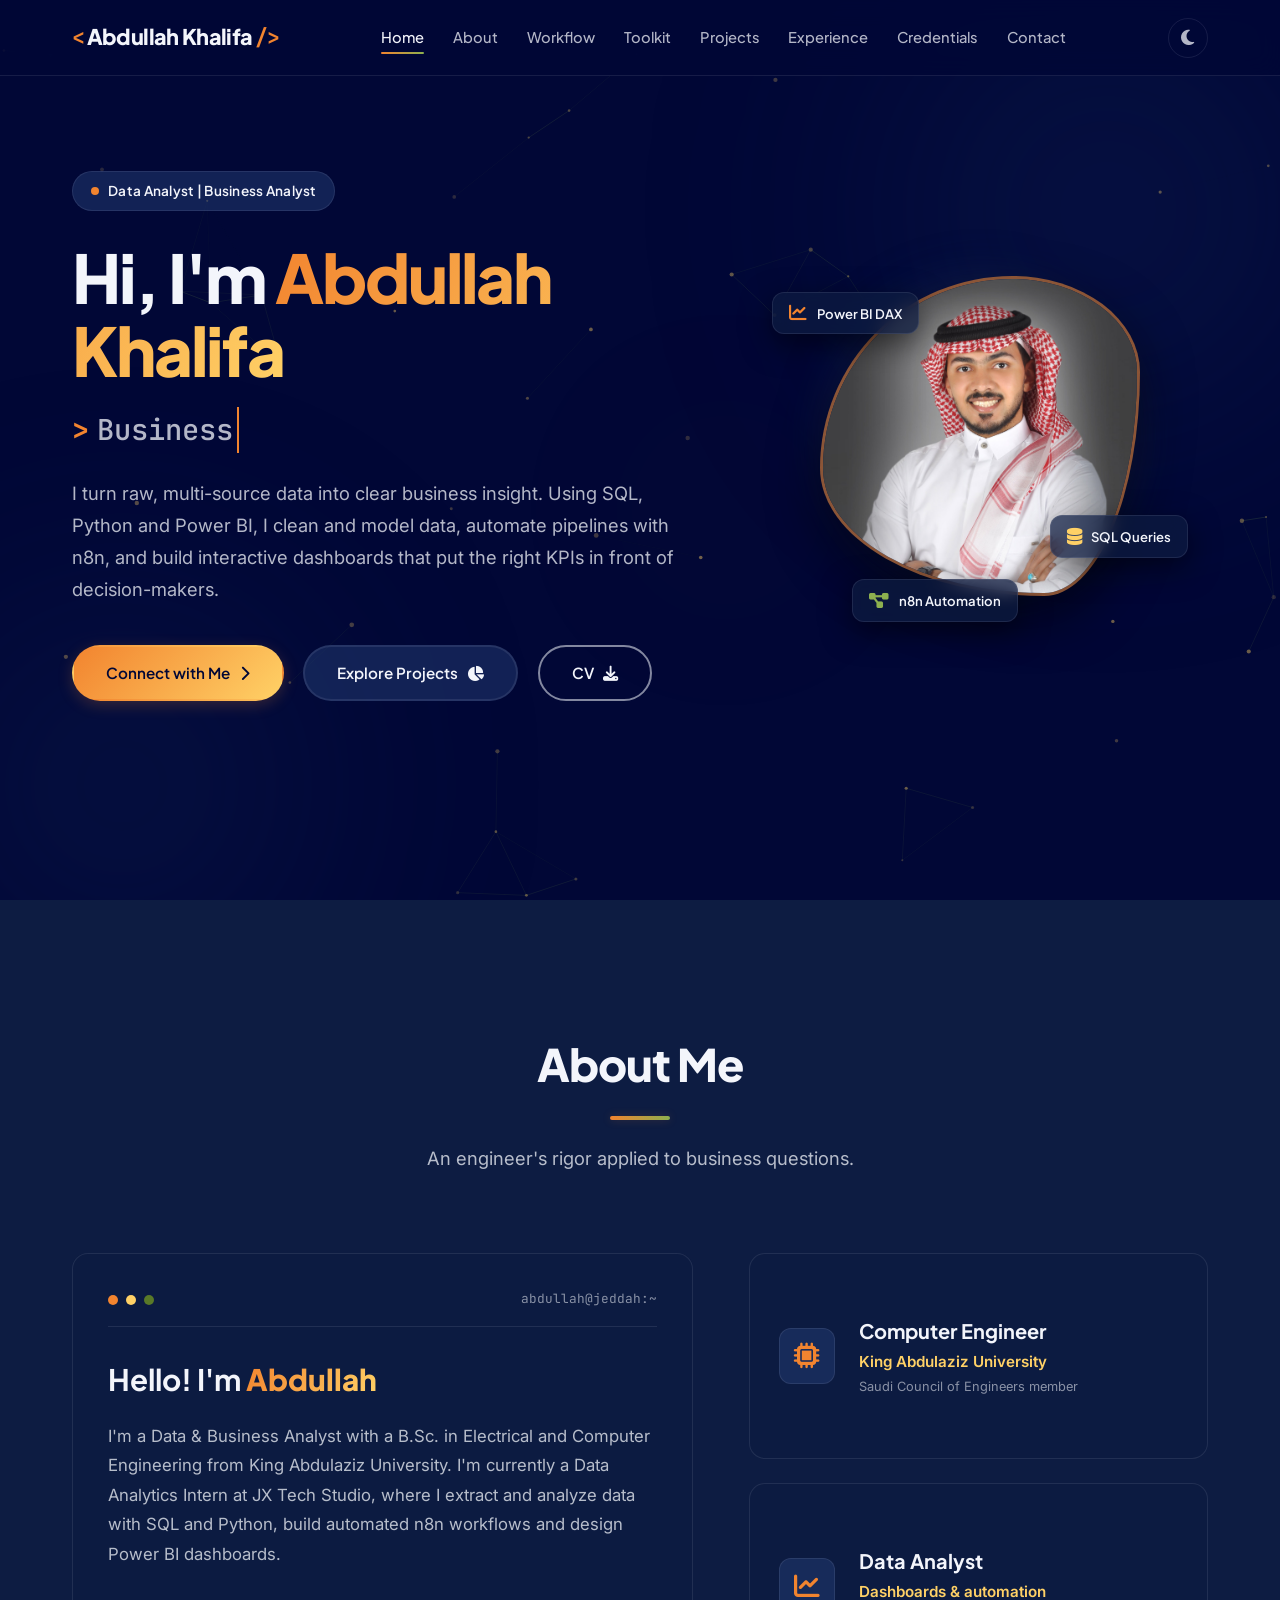
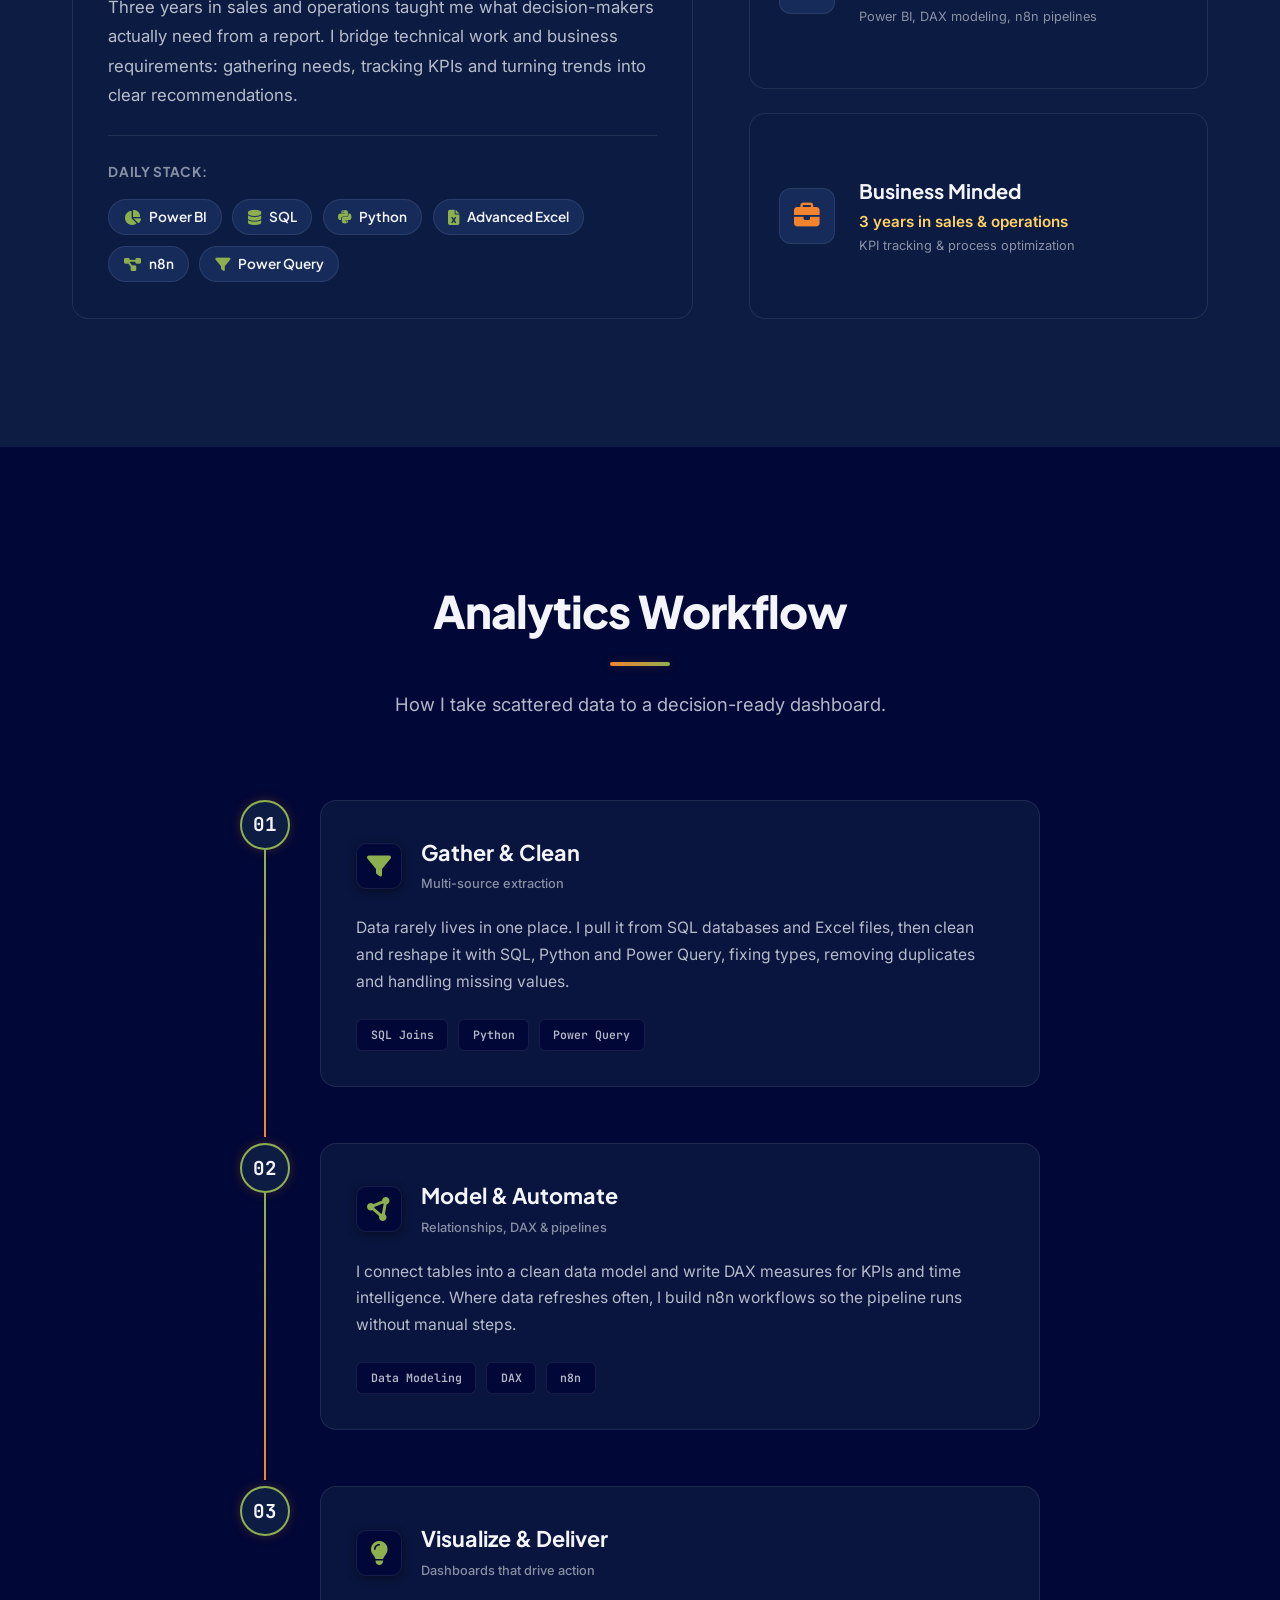
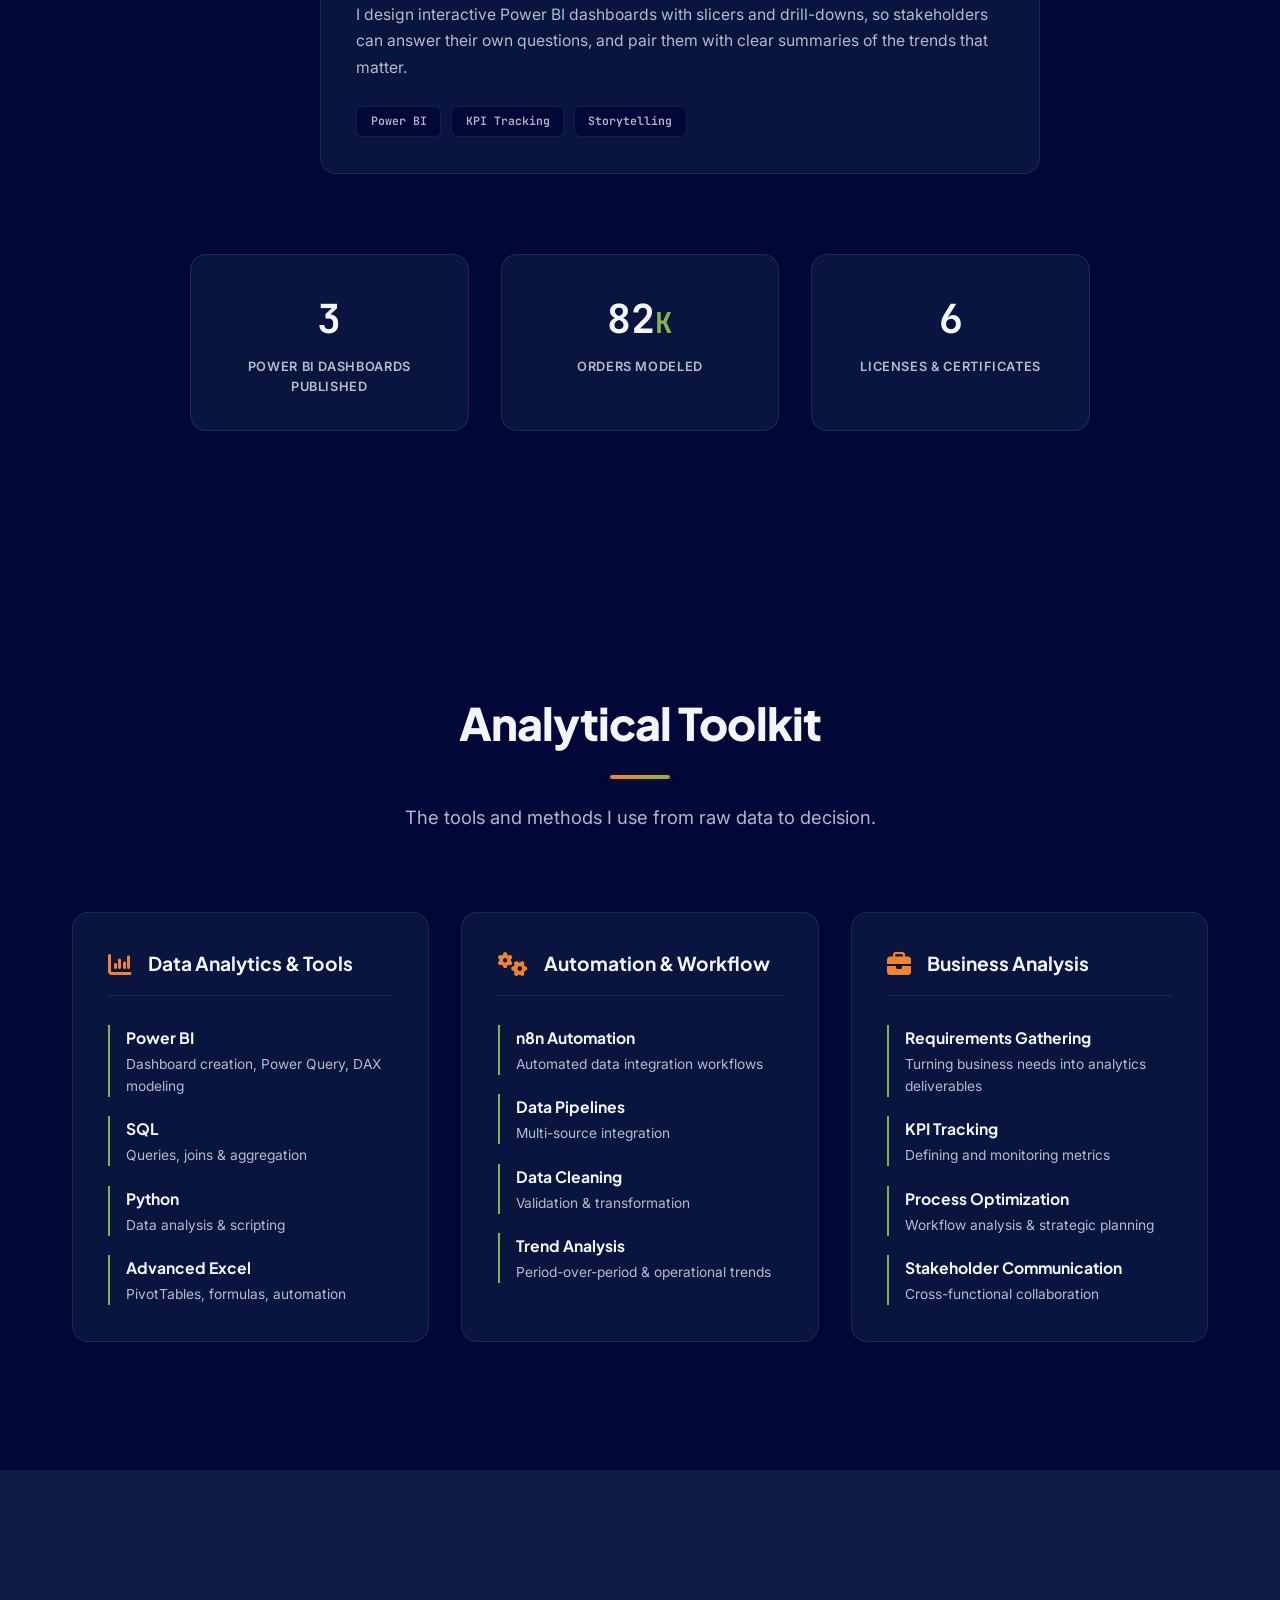
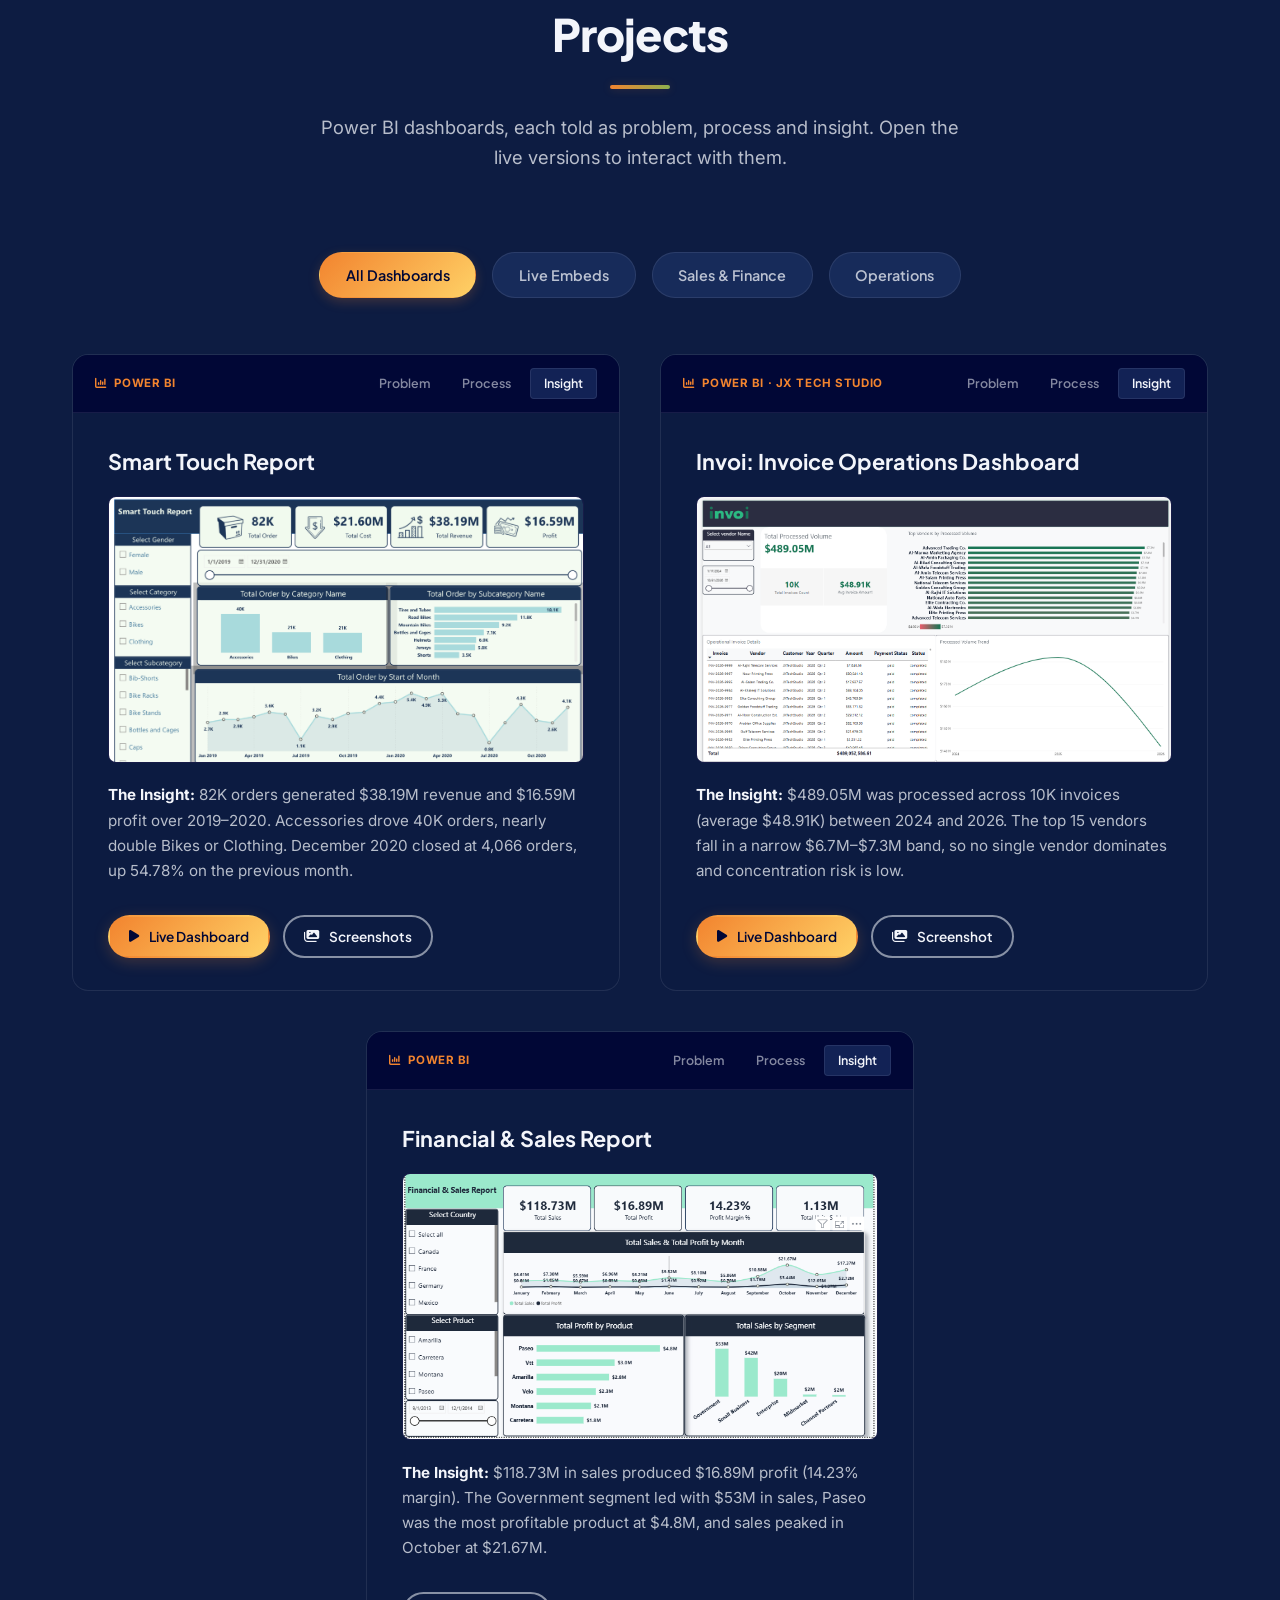
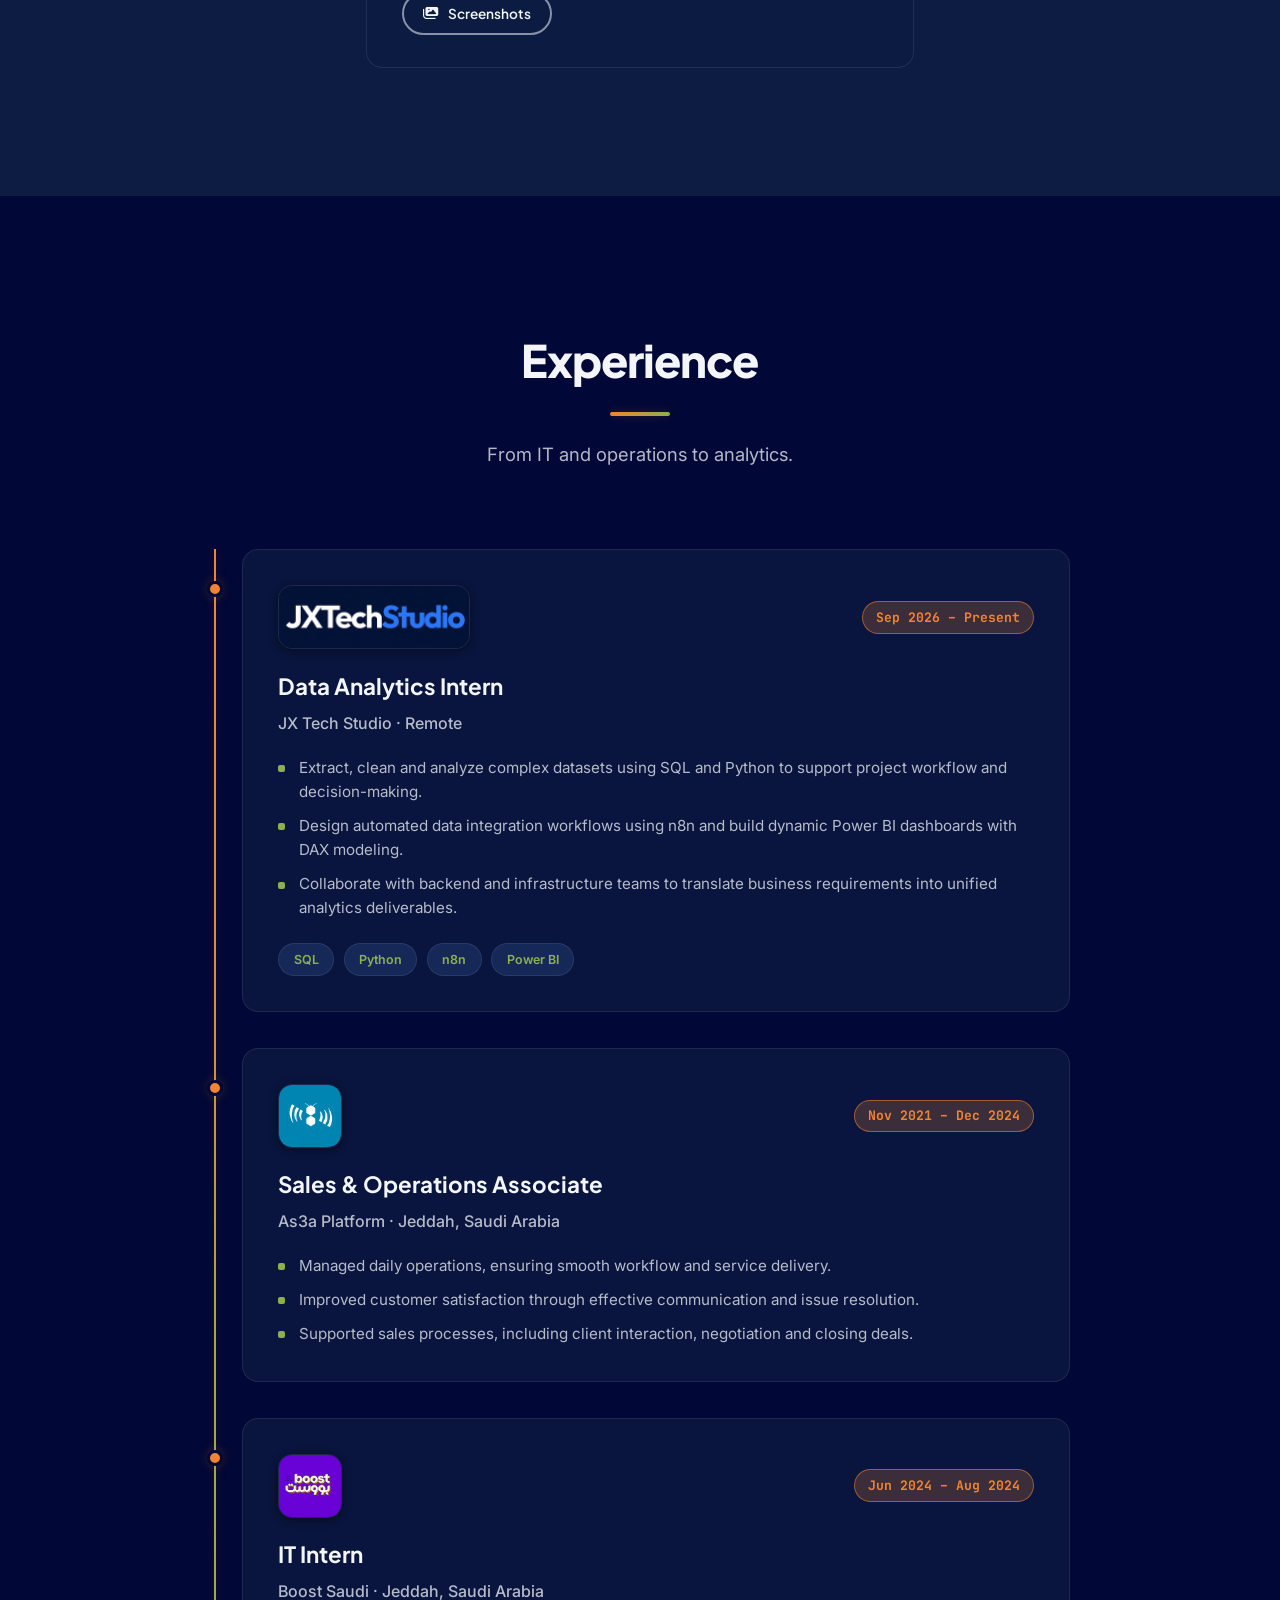
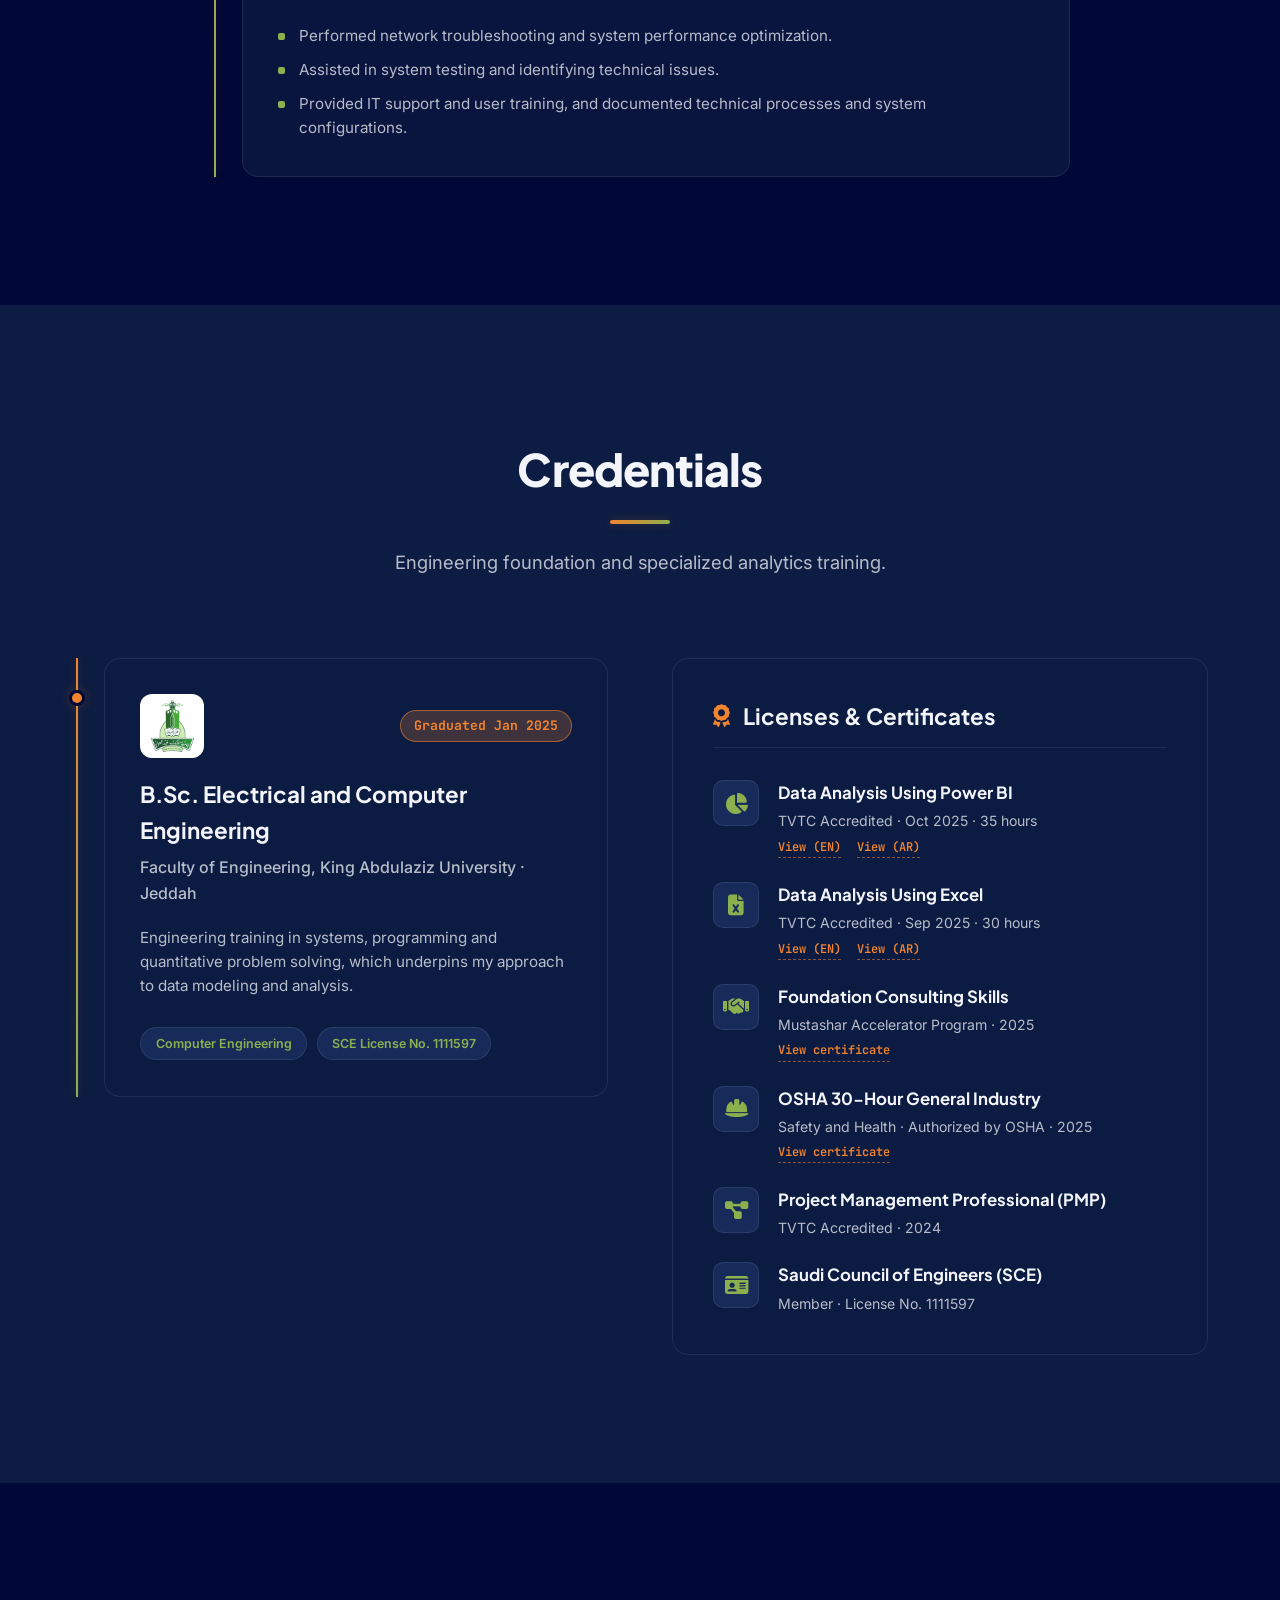
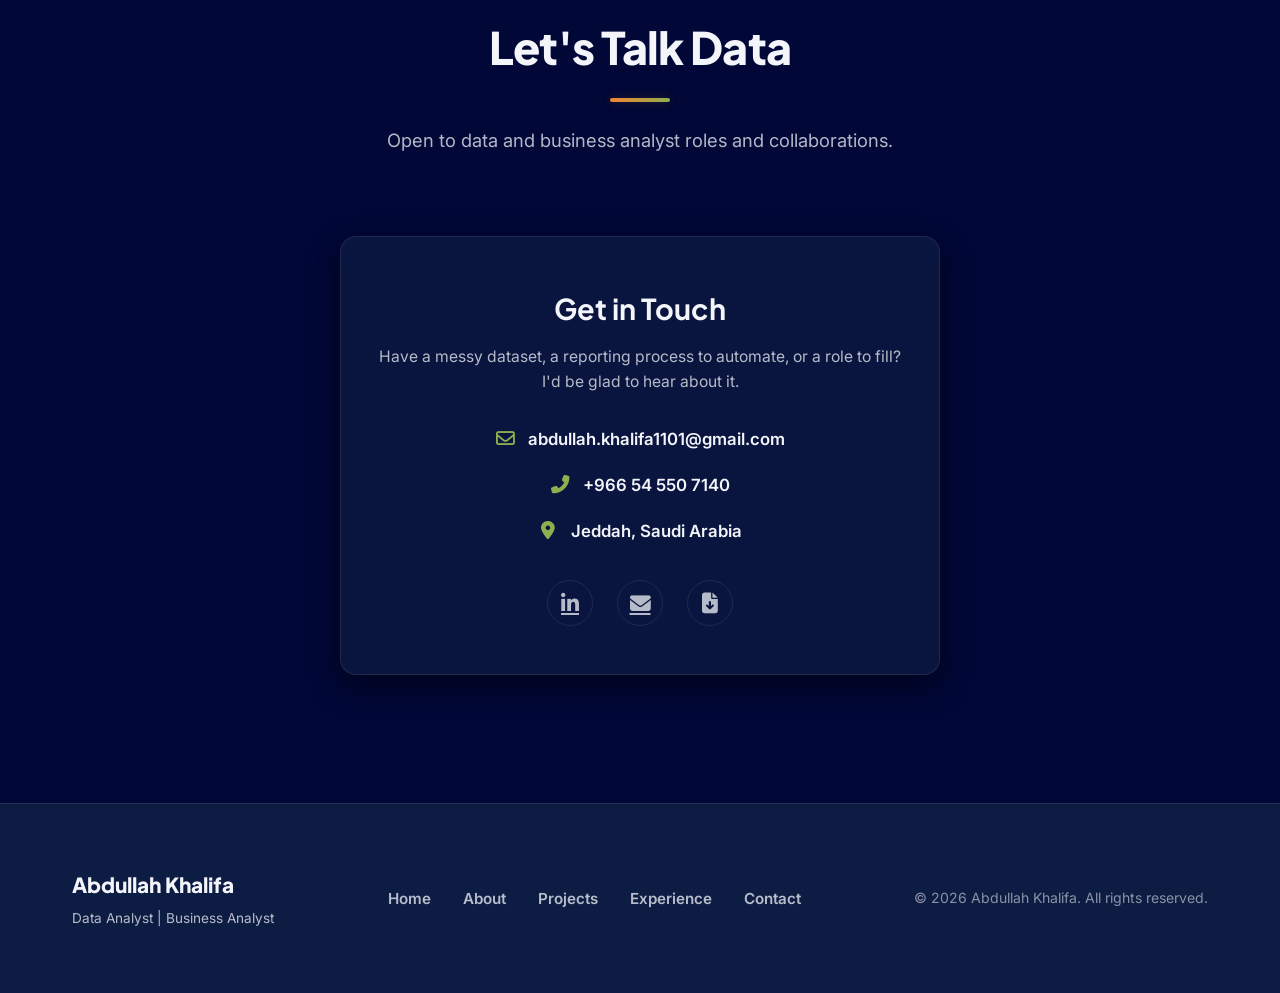
<file: public/index.html>
<!DOCTYPE html>
<html lang="en">
<head>
    <meta charset="UTF-8">
    <meta name="viewport" content="width=device-width, initial-scale=1.0">
    <title>Abdullah Khalifa | Data &amp; Business Analyst</title>
    <meta name="description" content="Portfolio of Abdullah Khalifa - Data & Business Analyst and Computer Engineer in Saudi Arabia, building Power BI dashboards, SQL and Python analysis, and n8n automated data workflows.">
    <meta name="keywords" content="Abdullah Khalifa, Data Analyst, Business Analyst, Power BI, DAX, SQL, Python, Excel, n8n, Saudi Arabia, Jeddah">
    <meta name="author" content="Abdullah Khalifa">
    <meta name="robots" content="index, follow">
    <meta name="theme-color" content="#010736">

    <!-- Open Graph / Social Media -->
    <meta property="og:title" content="Abdullah Khalifa | Data & Business Analyst">
    <meta property="og:description" content="Turning raw, multi-source data into clear dashboards and decisions with SQL, Python, Power BI and n8n.">
    <meta property="og:type" content="website">
    <meta property="og:image" content="assets/img/abdullah.jpeg">

    <link rel="icon" href="favicon.svg" type="image/svg+xml">
    <link rel="stylesheet" href="styles.css">

    <!-- Google Fonts: Plus Jakarta Sans for UI, Inter for body, JetBrains Mono for data tokens -->
    <link rel="preconnect" href="https://fonts.googleapis.com">
    <link rel="preconnect" href="https://fonts.gstatic.com" crossorigin>
    <link href="https://fonts.googleapis.com/css2?family=Plus+Jakarta+Sans:wght@300;400;500;600;700;800&family=Inter:wght@300;400;500;600;700&family=JetBrains+Mono:wght@400;500;700&display=swap" rel="stylesheet">
    <link rel="stylesheet" href="https://cdnjs.cloudflare.com/ajax/libs/font-awesome/6.4.0/css/all.min.css">

    <!-- JSON-LD Structured Data -->
    <script type="application/ld+json">
    {
      "@context": "https://schema.org",
      "@type": "Person",
      "name": "Abdullah Faisal Khalifa",
      "jobTitle": "Data Analyst | Business Analyst",
      "alumniOf": "King Abdulaziz University",
      "address": { "@type": "PostalAddress", "addressLocality": "Jeddah", "addressCountry": "SA" },
      "sameAs": [
        "https://www.linkedin.com/in/abdullah-khalifa-171955295"
      ]
    }
    </script>
</head>
<body>
    <!-- Background Coordinates Mesh & Glow Orbs -->
    <div class="canvas-grid">
        <canvas id="canvas-particles"></canvas>
    </div>
    <div class="glow-orb orb-1"></div>
    <div class="glow-orb orb-2"></div>
    <div class="glow-orb orb-3"></div>

    <!-- Navigation -->
    <nav class="navbar" id="navbar">
        <div class="nav-container">
            <div class="nav-logo">
                <a href="#home">
                    <span class="logo-accent">&lt;</span>Abdullah Khalifa<span class="logo-accent">/&gt;</span>
                </a>
            </div>
            <ul class="nav-menu" id="nav-menu">
                <li class="nav-item"><a href="#home" class="nav-link">Home</a></li>
                <li class="nav-item"><a href="#about" class="nav-link">About</a></li>
                <li class="nav-item"><a href="#frameworks" class="nav-link">Workflow</a></li>
                <li class="nav-item"><a href="#skills" class="nav-link">Toolkit</a></li>
                <li class="nav-item"><a href="#projects" class="nav-link">Projects</a></li>
                <li class="nav-item"><a href="#experience" class="nav-link">Experience</a></li>
                <li class="nav-item"><a href="#education" class="nav-link">Credentials</a></li>
                <li class="nav-item"><a href="#contact" class="nav-link">Contact</a></li>
            </ul>
            <div class="nav-actions">
                <button class="theme-toggle-btn" id="theme-toggle" aria-label="Toggle light and dark theme">
                    <i class="fas fa-moon"></i>
                </button>
                <button class="nav-toggle" id="mobile-menu" aria-label="Open menu" aria-controls="nav-menu" aria-expanded="false">
                    <span class="bar"></span>
                    <span class="bar"></span>
                    <span class="bar"></span>
                </button>
            </div>
        </div>
        <div class="scroll-progress-bar" id="scroll-bar"></div>
    </nav>

    <main>
    <!-- Hero Section -->
    <section id="home" class="hero">
        <div class="container">
            <div class="hero-content">
                <div class="hero-text">
                    <div class="hero-badge">
                        <span class="pulse-dot"></span>
                        Data Analyst | Business Analyst
                    </div>
                    <h1 class="hero-title">
                        Hi, I'm <span class="highlight">Abdullah Khalifa</span>
                    </h1>
                    <div class="typewriter-container">
                        <span class="code-symbol">&gt; </span>
                        <p class="hero-subtitle" id="typewriter-text">Data Analyst</p>
                    </div>
                    <p class="hero-description">
                        I turn raw, multi-source data into clear business insight. Using SQL, Python and Power BI, I clean and model data, automate pipelines with n8n, and build interactive dashboards that put the right KPIs in front of decision-makers.
                    </p>
                    <div class="hero-buttons">
                        <a href="#contact" class="btn btn-primary">
                            <span>Connect with Me</span>
                            <i class="fas fa-chevron-right"></i>
                        </a>
                        <a href="#projects" class="btn btn-secondary">
                            <span>Explore Projects</span>
                            <i class="fas fa-chart-pie"></i>
                        </a>
                        <a href="assets/docs/abdullah-khalifa-resume.pdf" target="_blank" rel="noopener" class="btn btn-outline">
                            <span>CV</span>
                            <i class="fas fa-download"></i>
                        </a>
                    </div>
                </div>

                <div class="hero-image-wrapper">
                    <div class="hero-portrait-card">
                        <div class="portrait-glow"></div>
                        <div class="portrait-frame">
                            <img src="assets/img/abdullah.jpeg" alt="Abdullah Khalifa" class="portrait-img" width="320" height="320">
                        </div>

                        <!-- Floating Telemetry Nodes -->
                        <div class="telemetry-node node-1">
                            <i class="fas fa-chart-line"></i>
                            <span>Power BI DAX</span>
                        </div>
                        <div class="telemetry-node node-2">
                            <i class="fas fa-database"></i>
                            <span>SQL Queries</span>
                        </div>
                        <div class="telemetry-node node-3">
                            <i class="fas fa-diagram-project"></i>
                            <span>n8n Automation</span>
                        </div>
                    </div>
                </div>
            </div>
        </div>
    </section>

    <!-- About Me Section -->
    <section id="about" class="telemetry-section">
        <div class="container">
            <div class="section-header">
                <h2 class="section-title">About Me</h2>
                <div class="section-divider"></div>
                <p class="section-subtitle">An engineer's rigor applied to business questions.</p>
            </div>

            <div class="telemetry-grid">
                <!-- Left Column: Biography Console -->
                <div class="telemetry-bio-card">
                    <div class="bio-card-header">
                        <div class="terminal-dots">
                            <span class="dot"></span>
                            <span class="dot"></span>
                            <span class="dot"></span>
                        </div>
                        <span class="terminal-title">abdullah@jeddah:~</span>
                    </div>
                    <div class="bio-card-body">
                        <h3 class="bio-greeting">Hello! I'm <span class="highlight">Abdullah</span></h3>
                        <p class="bio-paragraph">
                            I'm a Data &amp; Business Analyst with a B.Sc. in Electrical and Computer Engineering from King Abdulaziz University. I'm currently a Data Analytics Intern at JX Tech Studio, where I extract and analyze data with SQL and Python, build automated n8n workflows and design Power BI dashboards.
                        </p>
                        <p class="bio-paragraph">
                            Three years in sales and operations taught me what decision-makers actually need from a report. I bridge technical work and business requirements: gathering needs, tracking KPIs and turning trends into clear recommendations.
                        </p>

                        <div class="skills-mini-showcase">
                            <span class="showcase-title">Daily Stack:</span>
                            <div class="skills-pills-container">
                                <span class="pill-badge"><i class="fas fa-chart-pie"></i> Power BI</span>
                                <span class="pill-badge"><i class="fas fa-database"></i> SQL</span>
                                <span class="pill-badge"><i class="fab fa-python"></i> Python</span>
                                <span class="pill-badge"><i class="fas fa-file-excel"></i> Advanced Excel</span>
                                <span class="pill-badge"><i class="fas fa-diagram-project"></i> n8n</span>
                                <span class="pill-badge"><i class="fas fa-filter"></i> Power Query</span>
                            </div>
                        </div>
                    </div>
                </div>

                <!-- Right Column: Specs Cards -->
                <div class="telemetry-specs-col">
                    <div class="spec-card">
                        <div class="spec-icon-box">
                            <i class="fas fa-microchip"></i>
                        </div>
                        <div class="spec-details">
                            <h3 class="spec-title">Computer Engineer</h3>
                            <p class="spec-subtitle">King Abdulaziz University</p>
                            <span class="spec-meta">Saudi Council of Engineers member</span>
                        </div>
                        <div class="spec-glow"></div>
                    </div>

                    <div class="spec-card">
                        <div class="spec-icon-box">
                            <i class="fas fa-chart-line"></i>
                        </div>
                        <div class="spec-details">
                            <h3 class="spec-title">Data Analyst</h3>
                            <p class="spec-subtitle">Dashboards &amp; automation</p>
                            <span class="spec-meta">Power BI, DAX modeling, n8n pipelines</span>
                        </div>
                        <div class="spec-glow"></div>
                    </div>

                    <div class="spec-card">
                        <div class="spec-icon-box">
                            <i class="fas fa-briefcase"></i>
                        </div>
                        <div class="spec-details">
                            <h3 class="spec-title">Business Minded</h3>
                            <p class="spec-subtitle">3 years in sales &amp; operations</p>
                            <span class="spec-meta">KPI tracking &amp; process optimization</span>
                        </div>
                        <div class="spec-glow"></div>
                    </div>
                </div>
            </div>
        </div>
    </section>

    <!-- Analytics Workflow Section -->
    <section id="frameworks" class="frameworks-section">
        <div class="container">
            <div class="section-header">
                <h2 class="section-title">Analytics Workflow</h2>
                <div class="section-divider"></div>
                <p class="section-subtitle">How I take scattered data to a decision-ready dashboard.</p>
            </div>

            <div class="frameworks-timeline">
                <div class="framework-step-card">
                    <div class="step-number-bubble">01</div>
                    <div class="step-visual-line"></div>
                    <div class="step-content-card">
                        <div class="step-card-header">
                            <div class="step-icon"><i class="fas fa-filter"></i></div>
                            <div>
                                <h3>Gather &amp; Clean</h3>
                                <span class="step-subtitle-tag">Multi-source extraction</span>
                            </div>
                        </div>
                        <p class="step-desc-text">
                            Data rarely lives in one place. I pull it from SQL databases and Excel files, then clean and reshape it with SQL, Python and Power Query, fixing types, removing duplicates and handling missing values.
                        </p>
                        <div class="step-token-row">
                            <span class="token">SQL Joins</span>
                            <span class="token">Python</span>
                            <span class="token">Power Query</span>
                        </div>
                    </div>
                </div>

                <div class="framework-step-card">
                    <div class="step-number-bubble">02</div>
                    <div class="step-visual-line"></div>
                    <div class="step-content-card">
                        <div class="step-card-header">
                            <div class="step-icon"><i class="fas fa-circle-nodes"></i></div>
                            <div>
                                <h3>Model &amp; Automate</h3>
                                <span class="step-subtitle-tag">Relationships, DAX &amp; pipelines</span>
                            </div>
                        </div>
                        <p class="step-desc-text">
                            I connect tables into a clean data model and write DAX measures for KPIs and time intelligence. Where data refreshes often, I build n8n workflows so the pipeline runs without manual steps.
                        </p>
                        <div class="step-token-row">
                            <span class="token">Data Modeling</span>
                            <span class="token">DAX</span>
                            <span class="token">n8n</span>
                        </div>
                    </div>
                </div>

                <div class="framework-step-card">
                    <div class="step-number-bubble">03</div>
                    <div class="step-visual-line"></div>
                    <div class="step-content-card">
                        <div class="step-card-header">
                            <div class="step-icon"><i class="fas fa-lightbulb"></i></div>
                            <div>
                                <h3>Visualize &amp; Deliver</h3>
                                <span class="step-subtitle-tag">Dashboards that drive action</span>
                            </div>
                        </div>
                        <p class="step-desc-text">
                            I design interactive Power BI dashboards with slicers and drill-downs, so stakeholders can answer their own questions, and pair them with clear summaries of the trends that matter.
                        </p>
                        <div class="step-token-row">
                            <span class="token">Power BI</span>
                            <span class="token">KPI Tracking</span>
                            <span class="token">Storytelling</span>
                        </div>
                    </div>
                </div>
            </div>

            <!-- Stats Panel -->
            <div class="framework-stats-row">
                <div class="stat-bubble-card">
                    <span class="stat-number" data-target="3">0</span>
                    <p class="stat-label">Power BI Dashboards Published</p>
                </div>
                <div class="stat-bubble-card">
                    <span class="stat-number" data-target="82">0</span><span class="stat-plus">K</span>
                    <p class="stat-label">Orders Modeled</p>
                </div>
                <div class="stat-bubble-card">
                    <span class="stat-number" data-target="6">0</span>
                    <p class="stat-label">Licenses &amp; Certificates</p>
                </div>
            </div>
        </div>
    </section>

    <!-- Skills Section -->
    <section id="skills" class="skills">
        <div class="container">
            <div class="section-header">
                <h2 class="section-title">Analytical Toolkit</h2>
                <div class="section-divider"></div>
                <p class="section-subtitle">The tools and methods I use from raw data to decision.</p>
            </div>

            <div class="skills-grid-showcase">
                <div class="toolkit-card">
                    <div class="toolkit-card-header">
                        <i class="fas fa-chart-column"></i>
                        <h3>Data Analytics &amp; Tools</h3>
                    </div>
                    <ul class="toolkit-list">
                        <li>
                            <span class="toolkit-item-name">Power BI</span>
                            <span class="toolkit-item-detail">Dashboard creation, Power Query, DAX modeling</span>
                        </li>
                        <li>
                            <span class="toolkit-item-name">SQL</span>
                            <span class="toolkit-item-detail">Queries, joins &amp; aggregation</span>
                        </li>
                        <li>
                            <span class="toolkit-item-name">Python</span>
                            <span class="toolkit-item-detail">Data analysis &amp; scripting</span>
                        </li>
                        <li>
                            <span class="toolkit-item-name">Advanced Excel</span>
                            <span class="toolkit-item-detail">PivotTables, formulas, automation</span>
                        </li>
                    </ul>
                </div>

                <div class="toolkit-card">
                    <div class="toolkit-card-header">
                        <i class="fas fa-gears"></i>
                        <h3>Automation &amp; Workflow</h3>
                    </div>
                    <ul class="toolkit-list">
                        <li>
                            <span class="toolkit-item-name">n8n Automation</span>
                            <span class="toolkit-item-detail">Automated data integration workflows</span>
                        </li>
                        <li>
                            <span class="toolkit-item-name">Data Pipelines</span>
                            <span class="toolkit-item-detail">Multi-source integration</span>
                        </li>
                        <li>
                            <span class="toolkit-item-name">Data Cleaning</span>
                            <span class="toolkit-item-detail">Validation &amp; transformation</span>
                        </li>
                        <li>
                            <span class="toolkit-item-name">Trend Analysis</span>
                            <span class="toolkit-item-detail">Period-over-period &amp; operational trends</span>
                        </li>
                    </ul>
                </div>

                <div class="toolkit-card">
                    <div class="toolkit-card-header">
                        <i class="fas fa-briefcase"></i>
                        <h3>Business Analysis</h3>
                    </div>
                    <ul class="toolkit-list">
                        <li>
                            <span class="toolkit-item-name">Requirements Gathering</span>
                            <span class="toolkit-item-detail">Turning business needs into analytics deliverables</span>
                        </li>
                        <li>
                            <span class="toolkit-item-name">KPI Tracking</span>
                            <span class="toolkit-item-detail">Defining and monitoring metrics</span>
                        </li>
                        <li>
                            <span class="toolkit-item-name">Process Optimization</span>
                            <span class="toolkit-item-detail">Workflow analysis &amp; strategic planning</span>
                        </li>
                        <li>
                            <span class="toolkit-item-name">Stakeholder Communication</span>
                            <span class="toolkit-item-detail">Cross-functional collaboration</span>
                        </li>
                    </ul>
                </div>
            </div>
        </div>
    </section>

    <!-- Projects Section -->
    <section id="projects" class="projects-section">
        <div class="container">
            <div class="section-header">
                <h2 class="section-title">Projects</h2>
                <div class="section-divider"></div>
                <p class="section-subtitle">Power BI dashboards, each told as problem, process and insight. Open the live versions to interact with them.</p>
            </div>

            <!-- Category Filter buttons -->
            <div class="projects-tabs">
                <button class="tab-btn active" data-filter="all">All Dashboards</button>
                <button class="tab-btn" data-filter="live">Live Embeds</button>
                <button class="tab-btn" data-filter="sales">Sales &amp; Finance</button>
                <button class="tab-btn" data-filter="operations">Operations</button>
            </div>

            <div class="notebooks-grid" id="projects-grid">
                <!-- Card 1: Smart Touch Report -->
                <div class="project-card-wrapper" data-category="live sales">
                    <div class="project-notebook">
                        <div class="notebook-header">
                            <span class="notebook-tag"><i class="fas fa-chart-column"></i> Power BI</span>
                            <div class="notebook-tabs">
                                <button class="nb-tab-btn" data-nb-tab="problem">Problem</button>
                                <button class="nb-tab-btn" data-nb-tab="process">Process</button>
                                <button class="nb-tab-btn active" data-nb-tab="insight">Insight</button>
                            </div>
                        </div>
                        <div class="notebook-body">
                            <h3 class="notebook-title">Smart Touch Report</h3>
                            <div class="nb-content" data-content="problem">
                                <p class="notebook-text">
                                    <strong>The Problem:</strong> Order, cost and revenue data for a retailer selling bikes, accessories and clothing across Saudi cities was split between SQL and Excel sources. There was no single view of profit by product, customer or region.
                                </p>
                                <div class="notebook-status-footer">
                                    <span class="status-token problem"><i class="fas fa-triangle-exclamation"></i> Fragmented sources</span>
                                </div>
                            </div>
                            <div class="nb-content" data-content="process">
                                <p class="notebook-text">
                                    <strong>The Process:</strong> Combined the SQL and Excel data, cleaned and transformed it in Power Query, and modeled the table relationships. Wrote DAX measures for orders, cost, revenue, profit and month-over-month change, then built slicers for gender, category, subcategory, region and date.
                                </p>
                                <div class="step-token-row">
                                    <span class="token">SQL + Excel</span>
                                    <span class="token">Power Query</span>
                                    <span class="token">DAX</span>
                                    <span class="token">Map Visual</span>
                                </div>
                            </div>
                            <div class="nb-content active" data-content="insight">
                                <button class="signal-preview-box" data-gallery="smart-touch" aria-label="View Smart Touch Report screenshots">
                                    <img src="assets/img/projects/smart-touch-1.png" alt="Smart Touch Report dashboard" class="signal-img" loading="lazy">
                                    <span class="signal-overlay"><span class="repo-link-btn"><i class="fas fa-expand"></i> View screenshots</span></span>
                                </button>
                                <p class="notebook-text">
                                    <strong>The Insight:</strong> 82K orders generated $38.19M revenue and $16.59M profit over 2019–2020. Accessories drove 40K orders, nearly double Bikes or Clothing. December 2020 closed at 4,066 orders, up 54.78% on the previous month.
                                </p>
                            </div>
                        </div>
                        <div class="notebook-actions">
                            <button class="btn btn-primary btn-sm" data-embed="https://app.powerbi.com/view?r=eyJrIjoiZmRlZjU4N2UtNDc5NC00MGIzLWE2MmEtZGFiY2E5NTliMWIwIiwidCI6IjJkMzE5NGUzLTE2NTQtNDZiZC1iYWUyLWFkMzdiYTExYjBhZSIsImMiOjl9" data-title="Smart Touch Report">
                                <i class="fas fa-play"></i><span>Live Dashboard</span>
                            </button>
                            <button class="btn btn-outline btn-sm" data-gallery="smart-touch">
                                <i class="fas fa-images"></i><span>Screenshots</span>
                            </button>
                        </div>
                    </div>
                </div>

                <!-- Card 2: Invoi Dashboard -->
                <div class="project-card-wrapper" data-category="live operations">
                    <div class="project-notebook">
                        <div class="notebook-header">
                            <span class="notebook-tag"><i class="fas fa-chart-column"></i> Power BI · JX Tech Studio</span>
                            <div class="notebook-tabs">
                                <button class="nb-tab-btn" data-nb-tab="problem">Problem</button>
                                <button class="nb-tab-btn" data-nb-tab="process">Process</button>
                                <button class="nb-tab-btn active" data-nb-tab="insight">Insight</button>
                            </div>
                        </div>
                        <div class="notebook-body">
                            <h3 class="notebook-title">Invoi: Invoice Operations Dashboard</h3>
                            <div class="nb-content" data-content="problem">
                                <p class="notebook-text">
                                    <strong>The Problem:</strong> Built for JX Tech Studio, whose thousands of invoices from dozens of vendors had no shared view. It was hard to see total processed volume, which vendors mattered most, or how volume was trending over time.
                                </p>
                                <div class="notebook-status-footer">
                                    <span class="status-token problem"><i class="fas fa-triangle-exclamation"></i> No operational view</span>
                                </div>
                            </div>
                            <div class="nb-content" data-content="process">
                                <p class="notebook-text">
                                    <strong>The Process:</strong> Modeled the invoice data with year and quarter attributes. Wrote DAX KPIs for processed volume, invoice count and average invoice value, ranked vendors by volume, and added a vendor slicer, a date-range filter and a detail table showing payment status.
                                </p>
                                <div class="step-token-row">
                                    <span class="token">DAX KPIs</span>
                                    <span class="token">Vendor Ranking</span>
                                    <span class="token">Trend Analysis</span>
                                </div>
                            </div>
                            <div class="nb-content active" data-content="insight">
                                <button class="signal-preview-box" data-gallery="invoi" aria-label="View Invoi dashboard screenshot">
                                    <img src="assets/img/projects/invoi-1.png" alt="Invoi invoice operations dashboard" class="signal-img" loading="lazy">
                                    <span class="signal-overlay"><span class="repo-link-btn"><i class="fas fa-expand"></i> View screenshot</span></span>
                                </button>
                                <p class="notebook-text">
                                    <strong>The Insight:</strong> $489.05M was processed across 10K invoices (average $48.91K) between 2024 and 2026. The top 15 vendors fall in a narrow $6.7M–$7.3M band, so no single vendor dominates and concentration risk is low.
                                </p>
                            </div>
                        </div>
                        <div class="notebook-actions">
                            <button class="btn btn-primary btn-sm" data-embed="https://app.powerbi.com/view?r=eyJrIjoiMzQ2NTE2YTgtZmRiZC00Njk4LTllODItOWNkYjVmNDhjZDZmIiwidCI6IjJkMzE5NGUzLTE2NTQtNDZiZC1iYWUyLWFkMzdiYTExYjBhZSIsImMiOjl9&embedImagePlaceholder=true" data-title="Invoi: Invoice Operations Dashboard">
                                <i class="fas fa-play"></i><span>Live Dashboard</span>
                            </button>
                            <button class="btn btn-outline btn-sm" data-gallery="invoi">
                                <i class="fas fa-images"></i><span>Screenshot</span>
                            </button>
                        </div>
                    </div>
                </div>

                <!-- Card 3: Financial & Sales Report -->
                <div class="project-card-wrapper" data-category="sales">
                    <div class="project-notebook">
                        <div class="notebook-header">
                            <span class="notebook-tag"><i class="fas fa-chart-column"></i> Power BI</span>
                            <div class="notebook-tabs">
                                <button class="nb-tab-btn" data-nb-tab="problem">Problem</button>
                                <button class="nb-tab-btn" data-nb-tab="process">Process</button>
                                <button class="nb-tab-btn active" data-nb-tab="insight">Insight</button>
                            </div>
                        </div>
                        <div class="notebook-body">
                            <h3 class="notebook-title">Financial &amp; Sales Report</h3>
                            <div class="nb-content" data-content="problem">
                                <p class="notebook-text">
                                    <strong>The Problem:</strong> Sales transactions across several countries, products and customer segments needed a profit-and-loss view. Leadership wanted to compare performance with the prior year and see where discounts were eroding margin.
                                </p>
                                <div class="notebook-status-footer">
                                    <span class="status-token problem"><i class="fas fa-triangle-exclamation"></i> No P&amp;L visibility</span>
                                </div>
                            </div>
                            <div class="nb-content" data-content="process">
                                <p class="notebook-text">
                                    <strong>The Process:</strong> Built a two-page report with DAX measures for gross sales, discounts, COGS, profit and margin. Added time-intelligence measures for prior-year sales and growth, a quarterly P&amp;L summary matrix, and slicers for country, product and date.
                                </p>
                                <div class="step-token-row">
                                    <span class="token">P&amp;L Measures</span>
                                    <span class="token">Time Intelligence</span>
                                    <span class="token">Segmentation</span>
                                </div>
                            </div>
                            <div class="nb-content active" data-content="insight">
                                <button class="signal-preview-box" data-gallery="financial" aria-label="View Financial and Sales Report screenshots">
                                    <img src="assets/img/projects/financial-sales-1.png" alt="Financial and Sales Report dashboard" class="signal-img" loading="lazy">
                                    <span class="signal-overlay"><span class="repo-link-btn"><i class="fas fa-expand"></i> View screenshots</span></span>
                                </button>
                                <p class="notebook-text">
                                    <strong>The Insight:</strong> $118.73M in sales produced $16.89M profit (14.23% margin). The Government segment led with $53M in sales, Paseo was the most profitable product at $4.8M, and sales peaked in October at $21.67M.
                                </p>
                            </div>
                        </div>
                        <div class="notebook-actions">
                            <button class="btn btn-outline btn-sm" data-gallery="financial">
                                <i class="fas fa-images"></i><span>Screenshots</span>
                            </button>
                        </div>
                    </div>
                </div>
            </div>
        </div>
    </section>

    <!-- Experience Section -->
    <section id="experience" class="experience-section">
        <div class="container">
            <div class="section-header">
                <h2 class="section-title">Experience</h2>
                <div class="section-divider"></div>
                <p class="section-subtitle">From IT and operations to analytics.</p>
            </div>

            <div class="timeline-container experience-timeline">
                <div class="timeline-glow-line"></div>

                <div class="timeline-node-card">
                    <div class="timeline-marker"><div class="marker-glowing-dot"></div></div>
                    <div class="timeline-bubble-content">
                        <div class="school-logo-row">
                            <img src="assets/img/companies/jxtechstudio.png" alt="JX Tech Studio logo" class="company-logo company-logo-wide" width="192" height="64" loading="lazy">
                            <span class="timeline-badge-date">Sep 2026 – Present</span>
                        </div>
                        <h3 class="degree-title">Data Analytics Intern</h3>
                        <h4 class="school-name">JX Tech Studio · Remote</h4>
                        <ul class="timeline-list">
                            <li>Extract, clean and analyze complex datasets using SQL and Python to support project workflow and decision-making.</li>
                            <li>Design automated data integration workflows using n8n and build dynamic Power BI dashboards with DAX modeling.</li>
                            <li>Collaborate with backend and infrastructure teams to translate business requirements into unified analytics deliverables.</li>
                        </ul>
                        <div class="badge-highlights-row">
                            <span class="badge-accent">SQL</span>
                            <span class="badge-accent">Python</span>
                            <span class="badge-accent">n8n</span>
                            <span class="badge-accent">Power BI</span>
                        </div>
                    </div>
                </div>

                <div class="timeline-node-card">
                    <div class="timeline-marker"><div class="marker-glowing-dot"></div></div>
                    <div class="timeline-bubble-content">
                        <div class="school-logo-row">
                            <img src="assets/img/companies/as3a.png" alt="As3a Platform logo" class="company-logo" width="64" height="64" loading="lazy">
                            <span class="timeline-badge-date">Nov 2021 – Dec 2024</span>
                        </div>
                        <h3 class="degree-title">Sales &amp; Operations Associate</h3>
                        <h4 class="school-name">As3a Platform · Jeddah, Saudi Arabia</h4>
                        <ul class="timeline-list">
                            <li>Managed daily operations, ensuring smooth workflow and service delivery.</li>
                            <li>Improved customer satisfaction through effective communication and issue resolution.</li>
                            <li>Supported sales processes, including client interaction, negotiation and closing deals.</li>
                        </ul>
                    </div>
                </div>

                <div class="timeline-node-card">
                    <div class="timeline-marker"><div class="marker-glowing-dot"></div></div>
                    <div class="timeline-bubble-content">
                        <div class="school-logo-row">
                            <img src="assets/img/companies/boost-saudi.jpeg" alt="Boost Saudi logo" class="company-logo" width="64" height="64" loading="lazy">
                            <span class="timeline-badge-date">Jun 2024 – Aug 2024</span>
                        </div>
                        <h3 class="degree-title">IT Intern</h3>
                        <h4 class="school-name">Boost Saudi · Jeddah, Saudi Arabia</h4>
                        <ul class="timeline-list">
                            <li>Performed network troubleshooting and system performance optimization.</li>
                            <li>Assisted in system testing and identifying technical issues.</li>
                            <li>Provided IT support and user training, and documented technical processes and system configurations.</li>
                        </ul>
                    </div>
                </div>
            </div>
        </div>
    </section>

    <!-- Education Section -->
    <section id="education" class="education-section">
        <div class="container">
            <div class="section-header">
                <h2 class="section-title">Credentials</h2>
                <div class="section-divider"></div>
                <p class="section-subtitle">Engineering foundation and specialized analytics training.</p>
            </div>

            <div class="education-timeline-layout">
                <div class="timeline-container">
                    <div class="timeline-glow-line"></div>

                    <div class="timeline-node-card">
                        <div class="timeline-marker">
                            <div class="marker-glowing-dot"></div>
                        </div>
                        <div class="timeline-bubble-content">
                            <div class="school-logo-row">
                                <img src="assets/img/kau-logo.webp" alt="King Abdulaziz University logo" class="school-logo" loading="lazy">
                                <span class="timeline-badge-date">Graduated Jan 2025</span>
                            </div>
                            <h3 class="degree-title">B.Sc. Electrical and Computer Engineering</h3>
                            <h4 class="school-name">Faculty of Engineering, King Abdulaziz University · Jeddah</h4>
                            <p class="timeline-desc-text">
                                Engineering training in systems, programming and quantitative problem solving, which underpins my approach to data modeling and analysis.
                            </p>
                            <div class="badge-highlights-row">
                                <span class="badge-accent">Computer Engineering</span>
                                <span class="badge-accent">SCE License No. 1111597</span>
                            </div>
                        </div>
                    </div>
                </div>

                <div class="credentials-card-container">
                    <h3 class="credentials-box-title"><i class="fas fa-award"></i> Licenses &amp; Certificates</h3>

                    <div class="certs-list-grid">
                        <div class="cert-glass-item">
                            <div class="cert-icon-wrapper"><i class="fas fa-chart-pie"></i></div>
                            <div class="cert-content-info">
                                <h4>Data Analysis Using Power BI</h4>
                                <p>TVTC Accredited · Oct 2025 · 35 hours</p>
                                <div class="cert-links">
                                    <a href="assets/certificates/power-bi.pdf" target="_blank" rel="noopener">View (EN)</a>
                                    <a href="assets/certificates/power-bi-ar.pdf" target="_blank" rel="noopener">View (AR)</a>
                                </div>
                            </div>
                        </div>

                        <div class="cert-glass-item">
                            <div class="cert-icon-wrapper"><i class="fas fa-file-excel"></i></div>
                            <div class="cert-content-info">
                                <h4>Data Analysis Using Excel</h4>
                                <p>TVTC Accredited · Sep 2025 · 30 hours</p>
                                <div class="cert-links">
                                    <a href="assets/certificates/excel.pdf" target="_blank" rel="noopener">View (EN)</a>
                                    <a href="assets/certificates/excel-ar.pdf" target="_blank" rel="noopener">View (AR)</a>
                                </div>
                            </div>
                        </div>

                        <div class="cert-glass-item">
                            <div class="cert-icon-wrapper"><i class="fas fa-handshake"></i></div>
                            <div class="cert-content-info">
                                <h4>Foundation Consulting Skills</h4>
                                <p>Mustashar Accelerator Program · 2025</p>
                                <div class="cert-links">
                                    <a href="assets/certificates/mustashar-consulting.pdf" target="_blank" rel="noopener">View certificate</a>
                                </div>
                            </div>
                        </div>

                        <div class="cert-glass-item">
                            <div class="cert-icon-wrapper"><i class="fas fa-helmet-safety"></i></div>
                            <div class="cert-content-info">
                                <h4>OSHA 30-Hour General Industry</h4>
                                <p>Safety and Health · Authorized by OSHA · 2025</p>
                                <div class="cert-links">
                                    <a href="assets/certificates/osha-30.pdf" target="_blank" rel="noopener">View certificate</a>
                                </div>
                            </div>
                        </div>

                        <div class="cert-glass-item">
                            <div class="cert-icon-wrapper"><i class="fas fa-diagram-project"></i></div>
                            <div class="cert-content-info">
                                <h4>Project Management Professional (PMP)</h4>
                                <p>TVTC Accredited · 2024</p>
                            </div>
                        </div>

                        <div class="cert-glass-item">
                            <div class="cert-icon-wrapper"><i class="fas fa-id-card"></i></div>
                            <div class="cert-content-info">
                                <h4>Saudi Council of Engineers (SCE)</h4>
                                <p>Member · License No. 1111597</p>
                            </div>
                        </div>
                    </div>
                </div>
            </div>
        </div>
    </section>

    <!-- Contact Section -->
    <section id="contact" class="contact-section">
        <div class="container">
            <div class="section-header">
                <h2 class="section-title">Let's Talk Data</h2>
                <div class="section-divider"></div>
                <p class="section-subtitle">Open to data and business analyst roles and collaborations.</p>
            </div>

            <div class="minimal-contact-card">
                <div class="contact-header">
                    <h3>Get in Touch</h3>
                    <p>Have a messy dataset, a reporting process to automate, or a role to fill? I'd be glad to hear about it.</p>
                </div>

                <div class="contact-links-list">
                    <a href="mailto:abdullah.khalifa1101@gmail.com" class="minimal-contact-item">
                        <i class="far fa-envelope"></i>
                        <span>abdullah.khalifa1101@gmail.com</span>
                    </a>
                    <a href="tel:+966545507140" class="minimal-contact-item">
                        <i class="fas fa-phone-alt"></i>
                        <span dir="ltr">+966 54 550 7140</span>
                    </a>
                    <div class="minimal-contact-item">
                        <i class="fas fa-map-marker-alt"></i>
                        <span>Jeddah, Saudi Arabia</span>
                    </div>
                </div>

                <div class="minimal-contact-socials">
                    <a href="https://www.linkedin.com/in/abdullah-khalifa-171955295" target="_blank" rel="noopener noreferrer" aria-label="LinkedIn profile">
                        <i class="fab fa-linkedin-in"></i>
                    </a>
                    <a href="mailto:abdullah.khalifa1101@gmail.com" aria-label="Send email">
                        <i class="fas fa-envelope"></i>
                    </a>
                    <a href="assets/docs/abdullah-khalifa-resume.pdf" target="_blank" rel="noopener" aria-label="Download CV">
                        <i class="fas fa-file-arrow-down"></i>
                    </a>
                </div>
            </div>
        </div>
    </section>
    </main>

    <!-- Footer -->
    <footer class="footer">
        <div class="container">
            <div class="footer-layout">
                <div class="footer-branding">
                    <span class="footer-logo">Abdullah Khalifa</span>
                    <p>Data Analyst | Business Analyst</p>
                </div>
                <div class="footer-nav-links">
                    <a href="#home">Home</a>
                    <a href="#about">About</a>
                    <a href="#projects">Projects</a>
                    <a href="#experience">Experience</a>
                    <a href="#contact">Contact</a>
                </div>
                <div class="footer-text">
                    <p>&copy; <span id="year">2026</span> Abdullah Khalifa. All rights reserved.</p>
                </div>
            </div>
        </div>
    </footer>

    <!-- Live Dashboard Modal (Power BI embed) -->
    <div class="modal" id="embed-modal" role="dialog" aria-modal="true" aria-labelledby="embed-modal-title" hidden>
        <div class="modal-backdrop" data-close></div>
        <div class="modal-panel modal-panel-wide">
            <div class="modal-header">
                <h3 id="embed-modal-title">Live Dashboard</h3>
                <div class="modal-header-actions">
                    <a href="#" id="embed-modal-open" target="_blank" rel="noopener noreferrer" class="modal-icon-btn" aria-label="Open in new tab"><i class="fas fa-up-right-from-square"></i></a>
                    <button class="modal-icon-btn" data-close aria-label="Close"><i class="fas fa-xmark"></i></button>
                </div>
            </div>
            <div class="embed-frame-wrap">
                <iframe id="embed-modal-frame" title="Power BI dashboard" allowfullscreen loading="lazy"></iframe>
            </div>
        </div>
    </div>

    <!-- Screenshot Lightbox -->
    <div class="modal" id="gallery-modal" role="dialog" aria-modal="true" aria-label="Dashboard screenshots" hidden>
        <div class="modal-backdrop" data-close></div>
        <div class="modal-panel modal-panel-wide">
            <div class="modal-header">
                <h3 id="gallery-modal-title">Screenshots</h3>
                <div class="modal-header-actions">
                    <span class="gallery-counter" id="gallery-counter"></span>
                    <button class="modal-icon-btn" data-close aria-label="Close"><i class="fas fa-xmark"></i></button>
                </div>
            </div>
            <div class="gallery-stage">
                <button class="gallery-nav prev" id="gallery-prev" aria-label="Previous screenshot"><i class="fas fa-chevron-left"></i></button>
                <img id="gallery-img" alt="">
                <button class="gallery-nav next" id="gallery-next" aria-label="Next screenshot"><i class="fas fa-chevron-right"></i></button>
            </div>
        </div>
    </div>

    <!-- Scroll Back to Top -->
    <button class="back-to-top" id="back-to-top" aria-label="Scroll to top">
        <i class="fas fa-arrow-up"></i>
    </button>

    <script src="script.js"></script>
</body>
</html>
</file>
<file: public/styles.css>
/* ==========================================================================
   Abdullah Khalifa Portfolio - Style System
   Base:    #010736 (background) · #0D1C42 · #22396F
   Accents: #F2842F (orange, primary) · #FFD166 (yellow, highlight) · #597928 (green, secondary)
   ========================================================================== */

/* Design Tokens & Theme Variables (Dark / default) */
:root {
    /* Fonts */
    --font-ui: 'Plus Jakarta Sans', sans-serif;
    --font-body: 'Inter', sans-serif;
    --font-data: 'JetBrains Mono', monospace;

    /* Brand palette */
    --navy-deep: #010736;
    --navy: #0D1C42;
    --navy-blue: #22396F;
    --orange: #F2842F;
    --yellow: #FFD166;
    --green: #597928;
    --snow: #F3F5FB;                /* neutral light ink for dark mode */

    /* Theme roles */
    --bg-primary: var(--navy-deep);
    --bg-secondary: var(--navy);
    --bg-tertiary: rgba(34, 57, 111, 0.55);
    --card-bg: rgba(13, 28, 66, 0.72);
    --card-border: rgba(243, 245, 251, 0.09);
    --card-border-hover: rgba(242, 132, 47, 0.55);
    --nav-bg: rgba(1, 7, 54, 0.8);

    --text-primary: var(--snow);
    --text-secondary: rgba(243, 245, 251, 0.74);
    --text-muted: rgba(243, 245, 251, 0.54);

    --accent: var(--orange);        /* primary: buttons, links, active states */
    --accent-deep: var(--yellow);   /* gradient partner + highlights */
    --accent-2: #8DB04F;            /* green, lifted so it reads on navy */
    --accent-blue: #22396F;
    --accent-glow: rgba(242, 132, 47, 0.22);
    --on-accent: #010736;           /* text on accent-filled surfaces */

    --particle-rgb: 255, 209, 102;
    --particle-line-rgb: 141, 176, 79;

    --shadow-sm: 0 2px 8px rgba(0, 0, 0, 0.45);
    --shadow-md: 0 10px 30px rgba(0, 0, 0, 0.5);
    --shadow-lg: 0 20px 50px rgba(0, 0, 0, 0.6);
    --shadow-glow: 0 0 25px rgba(242, 132, 47, 0.18);

    --scrollbar-track: #010736;
    --scrollbar-thumb: #22396F;
    --scrollbar-thumb-hover: #F2842F;

    --transition-fast: 0.2s cubic-bezier(0.4, 0, 0.2, 1);
    --transition-normal: 0.3s cubic-bezier(0.4, 0, 0.2, 1);
    --transition-slow: 0.6s cubic-bezier(0.4, 0, 0.2, 1);
}

/* Light Theme Variables (cool off-white surfaces, navy ink, orange/green accents) */
body.light-theme {
    --bg-primary: #F4F6FB;
    --bg-secondary: #FFFFFF;
    --bg-tertiary: #EEF1F8;
    --card-bg: #FFFFFF;
    --card-border: rgba(13, 28, 66, 0.09);
    --card-border-hover: rgba(242, 132, 47, 0.6);
    --nav-bg: rgba(255, 255, 255, 0.88);

    --text-primary: #0D1C42;
    --text-secondary: #46526F;
    --text-muted: #6E7894;

    --accent: #D2691E;              /* orange deepened so it reads as text on white */
    --accent-deep: var(--orange);
    --accent-2: var(--green);
    --accent-blue: #22396F;
    --accent-glow: rgba(242, 132, 47, 0.18);
    --on-accent: #010736;

    --particle-rgb: 34, 57, 111;
    --particle-line-rgb: 89, 121, 40;

    --shadow-sm: 0 1px 3px rgba(13, 28, 66, 0.06), 0 1px 2px rgba(13, 28, 66, 0.04);
    --shadow-md: 0 8px 24px rgba(13, 28, 66, 0.08);
    --shadow-lg: 0 18px 40px rgba(13, 28, 66, 0.12);
    --shadow-glow: 0 6px 20px rgba(242, 132, 47, 0.2);

    --scrollbar-track: #F4F6FB;
    --scrollbar-thumb: #C3CADB;
    --scrollbar-thumb-hover: #F2842F;
}

/* ---- Accent placements shared by both themes ---- */
.btn-primary,
.tab-btn.active {
    background: linear-gradient(135deg, var(--orange), var(--yellow)) !important;
    color: #010736 !important;
}

.terminal-dots .dot:nth-child(1) { background-color: var(--orange) !important; opacity: 1 !important; }
.terminal-dots .dot:nth-child(2) { background-color: var(--yellow) !important; opacity: 1 !important; }
.terminal-dots .dot:nth-child(3) { background-color: var(--green) !important; }

.node-1 i { color: var(--orange) !important; }
.node-2 i { color: var(--yellow) !important; }
.node-3 i { color: var(--accent-2) !important; }

body.light-theme .node-2 i { color: #D9A21B !important; }

.logo-accent,
.code-symbol {
    color: var(--orange) !important;
}

.pill-badge i,
.cert-icon-wrapper,
.step-icon,
.badge-accent {
    color: var(--accent-2) !important;
}

/* Light theme refinements */
body.light-theme .highlight {
    background: linear-gradient(120deg, #D2691E, var(--orange));
    -webkit-background-clip: text;
    background-clip: text;
}

body.light-theme .section-divider,
body.light-theme .nav-link::after,
body.light-theme .scroll-progress-bar {
    background: linear-gradient(90deg, var(--orange), var(--yellow));
    box-shadow: none;
}

body.light-theme .marker-glowing-dot {
    background-color: var(--orange);
    border-color: #FFFFFF;
}

body.light-theme .timeline-glow-line,
body.light-theme .step-visual-line {
    background: linear-gradient(to bottom, var(--orange), var(--green));
    box-shadow: none;
}

body.light-theme .spec-subtitle {
    color: var(--green);
}

body.light-theme .stat-bubble-card .stat-plus {
    color: var(--accent);
}

body.light-theme .btn-primary,
body.light-theme .tab-btn.active {
    box-shadow: 0 6px 18px rgba(242, 132, 47, 0.3);
}

body.light-theme .hero-badge,
body.light-theme .pill-badge,
body.light-theme .badge-accent,
body.light-theme .tab-btn {
    background: #FFFFFF;
    box-shadow: var(--shadow-sm);
}

body.light-theme .project-notebook,
body.light-theme .toolkit-card,
body.light-theme .step-content-card,
body.light-theme .spec-card,
body.light-theme .telemetry-bio-card,
body.light-theme .timeline-bubble-content,
body.light-theme .credentials-card-container,
body.light-theme .stat-bubble-card,
body.light-theme .minimal-contact-card {
    box-shadow: var(--shadow-sm);
}

body.light-theme .notebook-header {
    background: #0D1C42;
}

body.light-theme .notebook-tag {
    color: var(--yellow);
}

body.light-theme .nb-tab-btn {
    color: rgba(243, 245, 251, 0.65);
}

body.light-theme .nb-tab-btn:hover,
body.light-theme .nb-tab-btn.active {
    color: #FFFFFF;
}

body.light-theme .nb-tab-btn.active {
    background: rgba(242, 132, 47, 0.25);
    border-color: rgba(242, 132, 47, 0.5);
}

body.light-theme .token {
    background: #F4F6FB;
}

body.light-theme .timeline-badge-date,
body.light-theme .status-token.problem {
    background: rgba(242, 132, 47, 0.1);
    border-color: rgba(242, 132, 47, 0.4);
    color: #B5551A;
}

body.light-theme .step-number-bubble {
    background: #FFFFFF;
}

body.light-theme .portrait-glow {
    background: radial-gradient(circle, rgba(242, 132, 47, 0.28) 0%, rgba(255, 209, 102, 0.22) 50%, transparent 70%);
}

body.light-theme .footer {
    background: #0D1C42;
    border-top-color: transparent;
}

body.light-theme .footer-logo {
    color: #FFFFFF;
}

body.light-theme .footer-branding p,
body.light-theme .footer-nav-links a {
    color: rgba(243, 245, 251, 0.75);
}

body.light-theme .footer-nav-links a:hover {
    color: var(--yellow);
}

body.light-theme .footer-text p {
    color: rgba(243, 245, 251, 0.55);
}

/* Reset and Base Styles */
* {
    margin: 0;
    padding: 0;
    box-sizing: border-box;
    outline-color: var(--accent);
}

html {
    scroll-behavior: smooth;
    scroll-padding-top: 80px;
    scrollbar-width: thin;
    scrollbar-color: var(--scrollbar-thumb) var(--scrollbar-track);
}

body {
    font-family: var(--font-body);
    background-color: var(--bg-primary);
    color: var(--text-primary);
    line-height: 1.6;
    overflow-x: hidden;
    transition: background-color var(--transition-normal), color var(--transition-normal);
}

body.modal-open {
    overflow: hidden;
}

img {
    max-width: 100%;
    display: block;
}

button {
    font: inherit;
}

::selection {
    background: var(--accent);
    color: var(--on-accent);
}

/* Custom Scrollbar for Webkit */
::-webkit-scrollbar {
    width: 8px;
    height: 8px;
}

::-webkit-scrollbar-track {
    background: var(--scrollbar-track);
}

::-webkit-scrollbar-thumb {
    background: var(--scrollbar-thumb);
    border-radius: 4px;
}

::-webkit-scrollbar-thumb:hover {
    background: var(--scrollbar-thumb-hover);
}

/* Coordinate Canvas Grid & Glow Orbs */
.canvas-grid {
    position: fixed;
    top: 0;
    left: 0;
    width: 100vw;
    height: 100vh;
    pointer-events: none;
    z-index: -2;
}

#canvas-particles {
    position: absolute;
    top: 0;
    left: 0;
    width: 100%;
    height: 100%;
    display: block;
}

.glow-orb {
    position: fixed;
    border-radius: 50%;
    filter: blur(130px);
    pointer-events: none;
    z-index: -1;
    opacity: 0.35;
    transition: background var(--transition-normal), transform var(--transition-slow);
}

.orb-1 {
    top: -10%;
    right: -10%;
    width: 600px;
    height: 600px;
    background: radial-gradient(circle, var(--navy-blue) 0%, transparent 70%);
    animation: driftOrbOne 30s infinite alternate ease-in-out;
}

.orb-2 {
    bottom: -15%;
    left: -10%;
    width: 500px;
    height: 500px;
    background: radial-gradient(circle, var(--navy-blue) 0%, transparent 70%);
    animation: driftOrbTwo 25s infinite alternate ease-in-out;
}

.orb-3 {
    top: 40%;
    left: 45%;
    width: 300px;
    height: 300px;
    background: radial-gradient(circle, var(--orange) 0%, transparent 70%);
    opacity: 0.05;
    animation: driftOrbThree 20s infinite alternate ease-in-out;
}

body.light-theme .glow-orb {
    opacity: 0.12;
}

body.light-theme .orb-3 {
    background: radial-gradient(circle, var(--navy-blue) 0%, transparent 70%);
}

@keyframes driftOrbOne {
    0% { transform: translate(0, 0) scale(1); }
    50% { transform: translate(-70px, 40px) scale(1.05); }
    100% { transform: translate(-30px, -30px) scale(0.95); }
}

@keyframes driftOrbTwo {
    0% { transform: translate(0, 0) scale(1); }
    50% { transform: translate(50px, -50px) scale(0.95); }
    100% { transform: translate(-40px, 20px) scale(1.1); }
}

@keyframes driftOrbThree {
    0% { transform: translate(0, 0) scale(1); }
    100% { transform: translate(-100px, 80px) scale(1.2); }
}

/* Layout Utilities */
.container {
    max-width: 1200px;
    margin: 0 auto;
    padding: 0 2rem;
}

section {
    padding: 8rem 0;
    position: relative;
}

/* Section Header Styling */
.section-header {
    text-align: center;
    margin-bottom: 5rem;
    position: relative;
    z-index: 2;
}

.section-title {
    font-family: var(--font-ui);
    font-size: 2.8rem;
    font-weight: 800;
    letter-spacing: -0.02em;
    color: var(--text-primary);
    margin-bottom: 1rem;
}

.section-divider {
    width: 60px;
    height: 4px;
    background: linear-gradient(90deg, var(--accent), var(--accent-2));
    margin: 0 auto 1.5rem auto;
    border-radius: 10px;
    box-shadow: 0 0 10px var(--accent-glow);
}

.section-subtitle {
    font-size: 1.15rem;
    color: var(--text-secondary);
    max-width: 640px;
    margin: 0 auto;
    font-weight: 400;
}

/* Typography Accent Styles */
.highlight {
    background: linear-gradient(120deg, var(--accent), var(--accent-deep));
    -webkit-background-clip: text;
    background-clip: text;
    -webkit-text-fill-color: transparent;
    font-weight: 800;
}

/* Premium Buttons */
.btn {
    font-family: var(--font-ui);
    display: inline-flex;
    align-items: center;
    justify-content: center;
    gap: 0.6rem;
    padding: 0.85rem 2rem;
    border-radius: 50px;
    font-weight: 600;
    text-decoration: none;
    font-size: 0.95rem;
    transition: all var(--transition-normal);
    cursor: pointer;
    border: 2px solid transparent;
    white-space: nowrap;
}

.btn-sm {
    padding: 0.55rem 1.2rem;
    font-size: 0.85rem;
}

.btn-primary {
    background: linear-gradient(135deg, var(--accent), var(--accent-deep));
    color: var(--on-accent);
    box-shadow: 0 4px 15px var(--accent-glow);
}

.btn-primary:hover {
    transform: translateY(-2px);
    box-shadow: 0 8px 25px var(--accent-glow), 0 0 15px var(--accent-glow);
}

.btn-secondary {
    background: var(--bg-tertiary);
    color: var(--text-primary);
    border-color: var(--card-border);
}

.btn-secondary:hover {
    transform: translateY(-2px);
    border-color: var(--accent);
    box-shadow: var(--shadow-glow);
}

.btn-outline {
    background: transparent;
    color: var(--text-primary);
    border-color: var(--text-muted);
}

.btn-outline:hover {
    background: var(--bg-tertiary);
    color: var(--accent);
    border-color: var(--accent);
    transform: translateY(-2px);
}

/* Navigation System */
.navbar {
    position: fixed;
    top: 0;
    left: 0;
    width: 100%;
    z-index: 1000;
    background: var(--nav-bg);
    backdrop-filter: blur(12px);
    -webkit-backdrop-filter: blur(12px);
    border-bottom: 1px solid var(--card-border);
    transition: all var(--transition-normal);
}

.navbar.scrolled {
    box-shadow: var(--shadow-md);
}

.nav-container {
    max-width: 1200px;
    margin: 0 auto;
    padding: 0 2rem;
    display: flex;
    justify-content: space-between;
    align-items: center;
    height: 75px;
}

.nav-logo a {
    font-family: var(--font-ui);
    font-size: 1.35rem;
    font-weight: 800;
    color: var(--text-primary);
    text-decoration: none;
    display: flex;
    align-items: center;
    gap: 0.15rem;
    letter-spacing: -0.03em;
    white-space: nowrap;
}

.logo-accent {
    color: var(--accent-2);
    font-family: var(--font-data);
    font-weight: 700;
}

.nav-menu {
    display: flex;
    list-style: none;
    gap: 1.8rem;
    align-items: center;
}

.nav-link {
    text-decoration: none;
    color: var(--text-secondary);
    font-weight: 500;
    font-size: 0.92rem;
    font-family: var(--font-ui);
    transition: color var(--transition-fast);
    position: relative;
    padding: 0.5rem 0;
}

.nav-link:hover,
.nav-link.active {
    color: var(--text-primary);
}

.nav-link::after {
    content: '';
    position: absolute;
    bottom: 0;
    left: 0;
    width: 0;
    height: 2px;
    background: linear-gradient(90deg, var(--accent), var(--accent-2));
    transition: width var(--transition-normal);
    border-radius: 4px;
}

.nav-link:hover::after,
.nav-link.active::after {
    width: 100%;
}

.nav-actions {
    display: flex;
    align-items: center;
    gap: 1rem;
}

/* Theme Toggle Button */
.theme-toggle-btn {
    background: none;
    color: var(--text-secondary);
    font-size: 1.1rem;
    cursor: pointer;
    width: 40px;
    height: 40px;
    border-radius: 50%;
    display: flex;
    align-items: center;
    justify-content: center;
    transition: all var(--transition-normal);
    border: 1px solid var(--card-border);
}

.theme-toggle-btn:hover {
    color: var(--accent);
    border-color: var(--accent);
    background: var(--bg-tertiary);
    box-shadow: var(--shadow-glow);
}

.nav-toggle {
    display: none;
    flex-direction: column;
    justify-content: space-between;
    width: 26px;
    height: 18px;
    cursor: pointer;
    background: none;
    border: none;
}

.bar {
    width: 100%;
    height: 2px;
    background-color: var(--text-primary);
    border-radius: 4px;
    transition: all var(--transition-normal);
}

/* Scroll Progress Bar */
.scroll-progress-bar {
    position: absolute;
    bottom: 0;
    left: 0;
    height: 3px;
    width: 0%;
    background: linear-gradient(90deg, var(--accent-2), var(--accent));
    box-shadow: 0 0 8px var(--accent-glow);
    transition: width 0.1s ease;
}

/* ==========================================================================
   Hero Section
   ========================================================================== */
.hero {
    min-height: 100vh;
    display: flex;
    align-items: center;
    padding-top: 100px;
}

.hero-content {
    display: grid;
    grid-template-columns: 1.15fr 0.85fr;
    gap: 4rem;
    align-items: center;
}

.hero-badge {
    display: inline-flex;
    align-items: center;
    gap: 0.6rem;
    background: var(--bg-tertiary);
    border: 1px solid var(--card-border);
    padding: 0.5rem 1.1rem;
    border-radius: 50px;
    font-size: 0.85rem;
    font-weight: 600;
    color: var(--text-primary);
    margin-bottom: 1.8rem;
    letter-spacing: 0.02em;
    font-family: var(--font-ui);
}

.pulse-dot {
    width: 8px;
    height: 8px;
    background-color: var(--accent);
    border-radius: 50%;
    display: inline-block;
    box-shadow: 0 0 0 0 var(--accent-glow);
    animation: dotPulse 2s infinite;
}

@keyframes dotPulse {
    0% { transform: scale(0.95); box-shadow: 0 0 0 0 rgba(var(--particle-rgb), 0.6); }
    70% { transform: scale(1); box-shadow: 0 0 0 8px rgba(var(--particle-rgb), 0); }
    100% { transform: scale(0.95); box-shadow: 0 0 0 0 rgba(var(--particle-rgb), 0); }
}

.hero-title {
    font-family: var(--font-ui);
    font-size: 4.2rem;
    font-weight: 800;
    line-height: 1.1;
    letter-spacing: -0.03em;
    margin-bottom: 1.2rem;
}

.typewriter-container {
    display: flex;
    align-items: center;
    margin-bottom: 1.5rem;
    font-family: var(--font-data);
    min-height: 2.6rem;
}

.code-symbol {
    color: var(--accent-2);
    font-weight: 700;
    font-size: 1.8rem;
    margin-right: 0.5rem;
}

.hero-subtitle {
    font-size: 1.8rem;
    font-weight: 500;
    color: var(--text-secondary);
    border-right: 2px solid var(--accent);
    padding-right: 4px;
    animation: caretBlink 1s step-end infinite;
}

@keyframes caretBlink {
    50% { border-color: transparent; }
}

.hero-description {
    font-size: 1.15rem;
    color: var(--text-secondary);
    line-height: 1.75;
    margin-bottom: 2.5rem;
    max-width: 620px;
}

.hero-buttons {
    display: flex;
    gap: 1.2rem;
    flex-wrap: wrap;
}

/* Fluid-morphic Portrait Card & Telemetry Nodes */
.hero-image-wrapper {
    display: flex;
    justify-content: center;
}

.hero-portrait-card {
    position: relative;
    width: 320px;
    height: 320px;
    display: flex;
    align-items: center;
    justify-content: center;
}

.portrait-glow {
    position: absolute;
    width: 110%;
    height: 110%;
    background: radial-gradient(circle, rgba(242, 132, 47, 0.25) 0%, rgba(34, 57, 111, 0.45) 50%, transparent 70%);
    filter: blur(20px);
    z-index: 1;
    animation: pulseGlow 4s ease-in-out infinite alternate;
}

.portrait-frame {
    position: relative;
    width: 100%;
    height: 100%;
    border-radius: 60% 40% 30% 70% / 60% 30% 70% 40%;
    border: 3px solid var(--card-border-hover);
    background: var(--bg-secondary);
    overflow: hidden;
    z-index: 2;
    box-shadow: var(--shadow-lg);
    animation: morphShape 12s ease-in-out infinite alternate;
    transition: border-color var(--transition-fast);
}

.hero-portrait-card:hover .portrait-frame {
    border-color: var(--accent);
}

.portrait-img {
    width: 100%;
    height: 100%;
    object-fit: cover;
    object-position: center 20%;
    transition: transform var(--transition-slow);
}

.hero-portrait-card:hover .portrait-img {
    transform: scale(1.05);
}

@keyframes morphShape {
    0% { border-radius: 60% 40% 30% 70% / 60% 30% 70% 40%; }
    50% { border-radius: 50% 60% 40% 50% / 40% 60% 50% 60%; }
    100% { border-radius: 30% 70% 70% 30% / 30% 30% 70% 70%; }
}

@keyframes pulseGlow {
    0% { transform: scale(0.95); opacity: 0.8; }
    100% { transform: scale(1.05); opacity: 1; }
}

.telemetry-node {
    position: absolute;
    background: var(--card-bg);
    border: 1px solid var(--card-border);
    backdrop-filter: blur(8px);
    -webkit-backdrop-filter: blur(8px);
    padding: 0.6rem 1rem;
    border-radius: 12px;
    display: flex;
    align-items: center;
    gap: 0.6rem;
    box-shadow: var(--shadow-md);
    z-index: 5;
    font-size: 0.82rem;
    font-weight: 600;
    transition: all var(--transition-fast);
    font-family: var(--font-ui);
    color: var(--text-primary);
    white-space: nowrap;
}

.telemetry-node:hover {
    border-color: var(--accent);
    box-shadow: var(--shadow-glow);
}

.telemetry-node i {
    font-size: 1.1rem;
    color: var(--accent);
}

.node-1 {
    top: 5%;
    left: -15%;
    animation: floatWidgetY 5s infinite ease-in-out;
}

.node-2 {
    bottom: 12%;
    right: -15%;
    animation: floatWidgetY 6s infinite ease-in-out;
    animation-delay: 1s;
}

.node-3 {
    bottom: -8%;
    left: 10%;
    animation: floatWidgetX 7s infinite ease-in-out;
    animation-delay: 0.5s;
}

@keyframes floatWidgetY {
    0%, 100% { transform: translateY(0); }
    50% { transform: translateY(-10px); }
}

@keyframes floatWidgetX {
    0%, 100% { transform: translateX(0); }
    50% { transform: translateX(10px); }
}

/* ==========================================================================
   About Section
   ========================================================================== */
.telemetry-section {
    background: var(--bg-secondary);
}

.telemetry-grid {
    display: grid;
    grid-template-columns: 1.15fr 0.85fr;
    gap: 3.5rem;
    align-items: stretch;
}

.telemetry-bio-card {
    background: var(--card-bg);
    border: 1px solid var(--card-border);
    backdrop-filter: blur(10px);
    -webkit-backdrop-filter: blur(10px);
    border-radius: 16px;
    padding: 2.2rem;
    display: flex;
    flex-direction: column;
    height: 100%;
    transition: border-color var(--transition-fast), transform var(--transition-normal);
}

.telemetry-bio-card:hover {
    border-color: var(--card-border-hover);
}

.bio-card-header {
    display: flex;
    align-items: center;
    justify-content: space-between;
    border-bottom: 1px solid var(--card-border);
    padding-bottom: 1rem;
    margin-bottom: 1.8rem;
}

.bio-card-body {
    display: flex;
    flex-direction: column;
    flex-grow: 1;
}

.terminal-dots {
    display: flex;
    gap: 0.5rem;
}

.terminal-dots .dot {
    width: 10px;
    height: 10px;
    border-radius: 50%;
    display: inline-block;
    background-color: var(--accent);
}

.terminal-dots .dot:nth-child(2) { opacity: 0.6; }
.terminal-dots .dot:nth-child(3) { background-color: var(--accent-2); }

.terminal-title {
    font-family: var(--font-data);
    font-size: 0.8rem;
    color: var(--text-muted);
}

.bio-greeting {
    font-family: var(--font-ui);
    font-size: 1.85rem;
    font-weight: 700;
    color: var(--text-primary);
    margin-bottom: 1.2rem;
}

.bio-paragraph {
    font-size: 1.05rem;
    color: var(--text-secondary);
    line-height: 1.75;
    margin-bottom: 1.5rem;
}

.skills-mini-showcase {
    margin-top: auto;
    border-top: 1px solid var(--card-border);
    padding-top: 1.6rem;
}

.showcase-title {
    font-family: var(--font-ui);
    font-size: 0.85rem;
    font-weight: 700;
    color: var(--text-muted);
    text-transform: uppercase;
    letter-spacing: 0.05em;
    display: block;
    margin-bottom: 1rem;
}

.skills-pills-container {
    display: flex;
    flex-wrap: wrap;
    gap: 0.65rem;
}

.pill-badge {
    font-family: var(--font-ui);
    font-size: 0.85rem;
    font-weight: 600;
    background: var(--bg-tertiary);
    border: 1px solid var(--card-border);
    color: var(--text-primary);
    padding: 0.4rem 0.9rem;
    border-radius: 50px;
    display: inline-flex;
    align-items: center;
    gap: 0.5rem;
    transition: all var(--transition-fast);
}

.pill-badge:hover {
    border-color: var(--accent);
    transform: translateY(-2px);
    box-shadow: var(--shadow-glow);
}

.pill-badge i {
    font-size: 0.95rem;
    color: var(--accent);
}

.telemetry-specs-col {
    display: flex;
    flex-direction: column;
    gap: 1.5rem;
    justify-content: space-between;
}

.spec-card {
    position: relative;
    background: var(--card-bg);
    border: 1px solid var(--card-border);
    border-radius: 16px;
    padding: 1.8rem;
    display: flex;
    gap: 1.5rem;
    align-items: center;
    overflow: hidden;
    transition: transform var(--transition-normal), border-color var(--transition-fast);
    flex: 1;
}

.spec-card:hover {
    transform: translateY(-4px);
    border-color: var(--card-border-hover);
    box-shadow: var(--shadow-md);
}

.spec-icon-box {
    font-size: 1.6rem;
    color: var(--accent);
    background: var(--bg-tertiary);
    border: 1px solid var(--card-border);
    width: 56px;
    height: 56px;
    border-radius: 12px;
    display: flex;
    align-items: center;
    justify-content: center;
    flex-shrink: 0;
    transition: all var(--transition-fast);
}

.spec-card:hover .spec-icon-box {
    background: linear-gradient(135deg, var(--accent), var(--accent-deep));
    color: var(--on-accent);
    border-color: transparent;
    box-shadow: var(--shadow-glow);
}

.spec-details {
    display: flex;
    flex-direction: column;
    flex-grow: 1;
}

.spec-title {
    font-family: var(--font-ui);
    font-size: 1.25rem;
    font-weight: 700;
    color: var(--text-primary);
    margin-bottom: 0.2rem;
}

.spec-subtitle {
    font-size: 0.95rem;
    font-weight: 600;
    color: var(--accent-deep);
    margin-bottom: 0.15rem;
}

.spec-meta {
    font-size: 0.8rem;
    color: var(--text-muted);
}

.spec-glow {
    position: absolute;
    width: 80px;
    height: 80px;
    background: radial-gradient(circle, var(--accent-glow) 0%, transparent 70%);
    top: -40px;
    right: -40px;
    opacity: 0;
    transition: opacity var(--transition-normal);
    pointer-events: none;
}

.spec-card:hover .spec-glow {
    opacity: 1;
}

/* ==========================================================================
   Analytics Workflow Timeline
   ========================================================================== */
.frameworks-section {
    background: var(--bg-primary);
}

.frameworks-timeline {
    max-width: 800px;
    margin: 0 auto 5rem auto;
    position: relative;
}

.framework-step-card {
    position: relative;
    padding-left: 5rem;
    margin-bottom: 3.5rem;
}

.framework-step-card:last-child {
    margin-bottom: 0;
}

.step-number-bubble {
    position: absolute;
    left: 0;
    top: 0;
    width: 50px;
    height: 50px;
    border-radius: 50%;
    background: var(--bg-secondary);
    border: 2px solid var(--accent-2);
    font-family: var(--font-data);
    font-weight: 700;
    color: var(--text-primary);
    display: flex;
    align-items: center;
    justify-content: center;
    font-size: 1.2rem;
    box-shadow: 0 0 12px var(--accent-glow);
    z-index: 5;
}

.step-visual-line {
    position: absolute;
    left: 24px;
    top: 50px;
    bottom: -50px;
    width: 2px;
    background: linear-gradient(to bottom, var(--accent-2), var(--accent));
}

.framework-step-card:last-child .step-visual-line {
    display: none;
}

.step-content-card {
    background: var(--card-bg);
    border: 1px solid var(--card-border);
    backdrop-filter: blur(8px);
    -webkit-backdrop-filter: blur(8px);
    border-radius: 16px;
    padding: 2.2rem;
    transition: transform var(--transition-normal), border-color var(--transition-fast);
}

.step-content-card:hover {
    transform: translateY(-4px);
    border-color: var(--card-border-hover);
    box-shadow: var(--shadow-md);
}

.step-card-header {
    display: flex;
    align-items: center;
    gap: 1.2rem;
    margin-bottom: 1.2rem;
}

.step-icon {
    font-size: 1.5rem;
    color: var(--accent);
    background: var(--bg-primary);
    border: 1px solid var(--card-border);
    width: 46px;
    height: 46px;
    border-radius: 10px;
    display: flex;
    align-items: center;
    justify-content: center;
    box-shadow: var(--shadow-sm);
    flex-shrink: 0;
}

.step-card-header h3 {
    font-family: var(--font-ui);
    font-size: 1.35rem;
    font-weight: 700;
}

.step-subtitle-tag {
    font-size: 0.8rem;
    color: var(--text-muted);
    font-weight: 500;
}

.step-desc-text {
    font-size: 0.98rem;
    color: var(--text-secondary);
    line-height: 1.7;
    margin-bottom: 1.5rem;
}

.step-token-row {
    display: flex;
    gap: 0.6rem;
    flex-wrap: wrap;
}

.token {
    font-family: var(--font-data);
    font-size: 0.72rem;
    font-weight: 600;
    background: var(--bg-primary);
    border: 1px solid var(--card-border);
    color: var(--text-secondary);
    padding: 0.35rem 0.85rem;
    border-radius: 6px;
}

/* Workflow stats row */
.framework-stats-row {
    display: grid;
    grid-template-columns: repeat(3, 1fr);
    gap: 2rem;
    max-width: 900px;
    margin: 0 auto;
}

.stat-bubble-card {
    background: var(--card-bg);
    border: 1px solid var(--card-border);
    border-radius: 16px;
    padding: 2rem;
    text-align: center;
    transition: transform var(--transition-normal), border-color var(--transition-fast);
}

.stat-bubble-card:hover {
    border-color: var(--accent);
    transform: translateY(-4px);
    box-shadow: var(--shadow-glow);
}

.stat-bubble-card .stat-number {
    font-family: var(--font-data);
    font-size: 2.5rem;
    font-weight: 700;
    color: var(--text-primary);
}

.stat-bubble-card .stat-plus {
    font-family: var(--font-data);
    font-size: 1.8rem;
    font-weight: 700;
    color: var(--accent-2);
}

.stat-bubble-card .stat-label {
    font-size: 0.8rem;
    font-weight: 600;
    text-transform: uppercase;
    letter-spacing: 0.05em;
    color: var(--text-secondary);
    margin-top: 0.4rem;
}

/* ==========================================================================
   Toolkit Section
   ========================================================================== */
.skills-grid-showcase {
    display: grid;
    grid-template-columns: repeat(3, 1fr);
    gap: 2rem;
}

.toolkit-card {
    background: var(--card-bg);
    border: 1px solid var(--card-border);
    backdrop-filter: blur(8px);
    -webkit-backdrop-filter: blur(8px);
    border-radius: 16px;
    padding: 2.2rem;
    transition: transform var(--transition-normal), border-color var(--transition-fast);
}

.toolkit-card:hover {
    transform: translateY(-5px);
    border-color: var(--card-border-hover);
    box-shadow: var(--shadow-lg);
}

.toolkit-card-header {
    display: flex;
    align-items: center;
    gap: 1rem;
    margin-bottom: 1.8rem;
    border-bottom: 1px solid var(--card-border);
    padding-bottom: 1rem;
}

.toolkit-card-header i {
    font-size: 1.5rem;
    color: var(--accent);
}

.toolkit-card-header h3 {
    font-family: var(--font-ui);
    font-size: 1.2rem;
    font-weight: 700;
}

.toolkit-list {
    list-style: none;
    display: flex;
    flex-direction: column;
    gap: 1.2rem;
}

.toolkit-list li {
    display: flex;
    flex-direction: column;
    gap: 0.2rem;
    padding-left: 1rem;
    border-left: 2px solid var(--accent-2);
    transition: border-color var(--transition-fast);
}

.toolkit-list li:hover {
    border-left-color: var(--accent);
}

.toolkit-item-name {
    font-family: var(--font-ui);
    font-size: 0.98rem;
    font-weight: 700;
    color: var(--text-primary);
}

.toolkit-item-detail {
    font-size: 0.86rem;
    color: var(--text-secondary);
}

/* ==========================================================================
   Project Notebooks
   ========================================================================== */
.projects-section {
    background: var(--bg-secondary);
}

.projects-tabs {
    display: flex;
    justify-content: center;
    gap: 1rem;
    margin-bottom: 3.5rem;
    flex-wrap: wrap;
}

.tab-btn {
    font-family: var(--font-ui);
    background: var(--bg-tertiary);
    color: var(--text-secondary);
    border: 1px solid var(--card-border);
    padding: 0.65rem 1.6rem;
    border-radius: 50px;
    font-weight: 600;
    cursor: pointer;
    transition: all var(--transition-fast);
    font-size: 0.9rem;
}

.tab-btn:hover {
    color: var(--text-primary);
    border-color: var(--accent);
}

.tab-btn.active {
    background: linear-gradient(135deg, var(--accent), var(--accent-deep));
    color: var(--on-accent);
    border-color: transparent;
    box-shadow: 0 4px 12px var(--accent-glow);
}

.notebooks-grid {
    display: grid;
    grid-template-columns: repeat(2, 1fr);
    gap: 2.5rem;
}

.project-card-wrapper {
    transition: opacity var(--transition-normal), transform var(--transition-normal);
}

/* Center a lone card on the last row (e.g. 3 projects in a 2-column grid) */
.project-card-wrapper:last-child:nth-child(odd) {
    grid-column: 1 / -1;
    justify-self: center;
    width: calc(50% - 1.25rem);
}

.project-notebook {
    background: var(--card-bg);
    border: 1px solid var(--card-border);
    backdrop-filter: blur(10px);
    -webkit-backdrop-filter: blur(10px);
    border-radius: 16px;
    overflow: hidden;
    height: 100%;
    display: flex;
    flex-direction: column;
    transition: border-color var(--transition-fast), transform var(--transition-normal);
}

.project-notebook:hover {
    border-color: var(--card-border-hover);
    transform: translateY(-5px);
    box-shadow: var(--shadow-lg);
}

.notebook-header {
    background: var(--bg-primary);
    border-bottom: 1px solid var(--card-border);
    padding: 0.8rem 1.4rem;
    display: flex;
    align-items: center;
    justify-content: space-between;
    flex-wrap: wrap;
    gap: 0.6rem;
}

.notebook-tag {
    font-size: 0.72rem;
    font-weight: 700;
    text-transform: uppercase;
    color: var(--accent);
    letter-spacing: 0.05em;
    display: inline-flex;
    align-items: center;
    gap: 0.4rem;
}

.notebook-tabs {
    display: flex;
    gap: 0.3rem;
}

.nb-tab-btn {
    font-family: var(--font-ui);
    background: transparent;
    color: var(--text-muted);
    border: 1px solid transparent;
    padding: 0.3rem 0.8rem;
    border-radius: 4px;
    cursor: pointer;
    font-size: 0.78rem;
    font-weight: 600;
    transition: all var(--transition-fast);
}

.nb-tab-btn:hover {
    color: var(--text-primary);
}

.nb-tab-btn.active {
    background: var(--bg-tertiary);
    color: var(--text-primary);
    border-color: var(--card-border);
}

.notebook-body {
    padding: 2rem 2.2rem 0.5rem;
    flex-grow: 1;
}

.nb-content {
    display: none;
    animation: termFadeIn 0.3s ease;
}

.nb-content.active {
    display: block;
}

@keyframes termFadeIn {
    from { opacity: 0; transform: translateY(4px); }
    to { opacity: 1; transform: translateY(0); }
}

.notebook-title {
    font-family: var(--font-ui);
    font-size: 1.35rem;
    font-weight: 700;
    color: var(--text-primary);
    margin-bottom: 1rem;
}

.notebook-text {
    font-size: 0.95rem;
    color: var(--text-secondary);
    line-height: 1.65;
    margin-bottom: 1.5rem;
}

.notebook-text strong {
    color: var(--text-primary);
}

.nb-content .step-token-row {
    margin-bottom: 1.5rem;
}

.notebook-status-footer {
    display: flex;
    justify-content: flex-start;
    margin-bottom: 1.5rem;
}

.status-token {
    font-family: var(--font-data);
    font-size: 0.72rem;
    font-weight: 600;
    padding: 0.35rem 0.8rem;
    border-radius: 6px;
    display: inline-flex;
    align-items: center;
    gap: 0.4rem;
}

.status-token.problem {
    background: var(--accent-glow);
    border: 1px solid var(--card-border-hover);
    color: var(--accent);
}

/* Notebook insight preview */
.signal-preview-box {
    position: relative;
    display: block;
    width: 100%;
    aspect-ratio: 16 / 9;
    border-radius: 8px;
    overflow: hidden;
    margin-bottom: 1.2rem;
    background: var(--bg-primary);
    border: 1px solid var(--card-border);
    cursor: zoom-in;
    padding: 0;
}

.signal-img {
    width: 100%;
    height: 100%;
    object-fit: cover;
    object-position: top left;
    transition: transform var(--transition-slow);
}

.signal-preview-box:hover .signal-img,
.signal-preview-box:focus-visible .signal-img {
    transform: scale(1.04);
}

.signal-overlay {
    position: absolute;
    inset: 0;
    background: rgba(1, 7, 54, 0.7);
    display: flex;
    align-items: center;
    justify-content: center;
    opacity: 0;
    transition: opacity var(--transition-normal);
}

.signal-preview-box:hover .signal-overlay,
.signal-preview-box:focus-visible .signal-overlay {
    opacity: 1;
}

.repo-link-btn {
    font-family: var(--font-ui);
    background: var(--orange);
    color: var(--navy-deep);
    font-size: 0.85rem;
    font-weight: 700;
    padding: 0.6rem 1.2rem;
    border-radius: 50px;
    display: inline-flex;
    align-items: center;
    gap: 0.5rem;
}

.notebook-actions {
    display: flex;
    gap: 0.8rem;
    flex-wrap: wrap;
    padding: 0 2.2rem 2rem;
}

/* ==========================================================================
   Timelines (Experience + Credentials)
   ========================================================================== */
.experience-section {
    background: var(--bg-primary);
}

.education-section {
    background: var(--bg-secondary);
}

.education-timeline-layout {
    display: grid;
    grid-template-columns: 1fr 1fr;
    gap: 4rem;
    align-items: start;
}

.timeline-container {
    position: relative;
    padding-left: 2rem;
}

.experience-timeline {
    max-width: 860px;
    margin: 0 auto;
    display: flex;
    flex-direction: column;
    gap: 2.2rem;
}

.timeline-glow-line {
    position: absolute;
    top: 0;
    bottom: 0;
    left: 4px;
    width: 2px;
    background: linear-gradient(to bottom, var(--accent), var(--accent-2));
    box-shadow: 0 0 10px var(--accent-glow);
}

.timeline-node-card {
    position: relative;
}

.timeline-marker {
    position: absolute;
    left: -2rem;
    top: 2rem;
    margin-left: -3px;
    z-index: 10;
}

.marker-glowing-dot {
    width: 16px;
    height: 16px;
    border-radius: 50%;
    background-color: var(--accent);
    border: 3px solid var(--bg-primary);
    box-shadow: 0 0 12px var(--accent-glow);
    animation: markerPulse 3s infinite;
}

@keyframes markerPulse {
    0%, 100% { box-shadow: 0 0 6px rgba(var(--particle-rgb), 0.4); }
    50% { box-shadow: 0 0 16px rgba(var(--particle-rgb), 0.8); }
}

.timeline-bubble-content {
    background: var(--card-bg);
    border: 1px solid var(--card-border);
    backdrop-filter: blur(8px);
    -webkit-backdrop-filter: blur(8px);
    border-radius: 16px;
    padding: 2.2rem;
    transition: border-color var(--transition-fast), transform var(--transition-normal);
}

.timeline-bubble-content:hover {
    border-color: var(--card-border-hover);
    transform: translateY(-4px);
}

.timeline-badge-date {
    font-family: var(--font-data);
    font-size: 0.82rem;
    font-weight: 700;
    color: var(--accent);
    background: var(--accent-glow);
    padding: 0.3rem 0.8rem;
    border-radius: 50px;
    border: 1px solid var(--card-border-hover);
    display: inline-block;
    margin-bottom: 1.2rem;
}

.school-logo-row {
    display: flex;
    align-items: center;
    justify-content: space-between;
    flex-wrap: wrap;
    gap: 1rem;
    margin-bottom: 1.2rem;
}

.school-logo-row .timeline-badge-date {
    margin-bottom: 0;
}

.school-logo {
    width: 64px;
    height: 64px;
    object-fit: contain;
    background: #ffffff;
    border-radius: 12px;
    padding: 6px;
}

.company-logo {
    width: 64px;
    height: 64px;
    object-fit: cover;
    border-radius: 14px;
    border: 1px solid var(--card-border);
    box-shadow: var(--shadow-sm);
    flex-shrink: 0;
}

.company-logo-wide {
    width: 192px;
}

.degree-title {
    font-family: var(--font-ui);
    font-size: 1.4rem;
    font-weight: 700;
    color: var(--text-primary);
    margin-bottom: 0.4rem;
}

.school-name {
    font-size: 1rem;
    font-weight: 500;
    color: var(--text-secondary);
    margin-bottom: 1.2rem;
}

.timeline-desc-text {
    font-size: 0.95rem;
    color: var(--text-secondary);
    line-height: 1.6;
    margin-bottom: 1.8rem;
}

.timeline-list {
    list-style: none;
    display: flex;
    flex-direction: column;
    gap: 0.6rem;
    margin-bottom: 1.4rem;
}

.timeline-list:last-child {
    margin-bottom: 0;
}

.timeline-list li {
    position: relative;
    padding-left: 1.3rem;
    font-size: 0.95rem;
    color: var(--text-secondary);
    line-height: 1.6;
}

.timeline-list li::before {
    content: '';
    position: absolute;
    left: 0;
    top: 0.62em;
    width: 7px;
    height: 7px;
    border-radius: 2px;
    background: var(--accent-2);
}

.badge-highlights-row {
    display: flex;
    flex-wrap: wrap;
    gap: 0.6rem;
}

.badge-accent {
    font-size: 0.78rem;
    font-weight: 600;
    background: var(--bg-tertiary);
    color: var(--accent);
    border: 1px solid var(--card-border);
    padding: 0.35rem 0.9rem;
    border-radius: 20px;
}

/* Credentials card */
.credentials-card-container {
    background: var(--card-bg);
    border: 1px solid var(--card-border);
    backdrop-filter: blur(8px);
    -webkit-backdrop-filter: blur(8px);
    border-radius: 16px;
    padding: 2.5rem;
}

.credentials-box-title {
    font-family: var(--font-ui);
    font-size: 1.4rem;
    font-weight: 700;
    margin-bottom: 2rem;
    border-bottom: 1px solid var(--card-border);
    padding-bottom: 0.8rem;
    display: flex;
    align-items: center;
    gap: 0.8rem;
}

.credentials-box-title i {
    color: var(--accent);
}

.certs-list-grid {
    display: flex;
    flex-direction: column;
    gap: 1.5rem;
}

.cert-glass-item {
    display: flex;
    gap: 1.2rem;
    transition: transform var(--transition-normal);
}

.cert-glass-item:hover {
    transform: translateX(5px);
}

.cert-icon-wrapper {
    font-size: 1.3rem;
    color: var(--accent);
    background: var(--bg-tertiary);
    border: 1px solid var(--card-border);
    width: 46px;
    height: 46px;
    border-radius: 10px;
    display: flex;
    align-items: center;
    justify-content: center;
    flex-shrink: 0;
}

.cert-content-info h4 {
    font-family: var(--font-ui);
    font-size: 1.05rem;
    font-weight: 700;
    margin-bottom: 0.2rem;
    color: var(--text-primary);
}

.cert-content-info p {
    font-size: 0.88rem;
    color: var(--text-secondary);
    line-height: 1.5;
}

.cert-links {
    display: flex;
    gap: 1rem;
    margin-top: 0.4rem;
}

.cert-links a {
    font-family: var(--font-data);
    font-size: 0.75rem;
    font-weight: 600;
    color: var(--accent);
    text-decoration: none;
    border-bottom: 1px dashed var(--card-border-hover);
    transition: border-color var(--transition-fast);
}

.cert-links a:hover {
    border-bottom-color: var(--accent);
}

/* ==========================================================================
   Contact Section
   ========================================================================== */
.contact-section {
    background: var(--bg-primary);
}

.minimal-contact-card {
    max-width: 600px;
    margin: 0 auto;
    background: var(--card-bg);
    border: 1px solid var(--card-border);
    backdrop-filter: blur(10px);
    -webkit-backdrop-filter: blur(10px);
    border-radius: 16px;
    padding: 3rem 2rem;
    text-align: center;
    box-shadow: var(--shadow-md);
    transition: border-color var(--transition-fast);
}

.minimal-contact-card:hover {
    border-color: var(--card-border-hover);
}

.minimal-contact-card h3 {
    font-family: var(--font-ui);
    font-size: 1.8rem;
    font-weight: 700;
    margin-bottom: 0.8rem;
    color: var(--text-primary);
}

.minimal-contact-card p {
    color: var(--text-secondary);
    line-height: 1.6;
    font-size: 0.98rem;
    margin-bottom: 2rem;
}

.contact-links-list {
    display: flex;
    flex-direction: column;
    gap: 1.2rem;
    align-items: center;
    margin-bottom: 2.2rem;
}

.minimal-contact-item {
    display: inline-flex;
    align-items: center;
    gap: 0.8rem;
    color: var(--text-primary);
    text-decoration: none;
    font-weight: 600;
    font-size: 1.05rem;
    overflow-wrap: anywhere;
    transition: color var(--transition-fast), transform var(--transition-fast);
}

a.minimal-contact-item:hover {
    color: var(--accent);
    transform: translateY(-1px);
}

.minimal-contact-item i {
    color: var(--accent-2);
    font-size: 1.15rem;
    width: 20px;
    text-align: center;
}

.minimal-contact-socials {
    display: flex;
    justify-content: center;
    gap: 1.5rem;
}

.minimal-contact-socials a {
    color: var(--text-secondary);
    font-size: 1.3rem;
    width: 46px;
    height: 46px;
    border-radius: 50%;
    border: 1px solid var(--card-border);
    display: inline-flex;
    align-items: center;
    justify-content: center;
    transition: all var(--transition-fast);
}

.minimal-contact-socials a:hover {
    color: var(--on-accent);
    background: var(--accent);
    border-color: var(--accent);
    transform: translateY(-2px);
}

/* ==========================================================================
   Footer & Scroll Top
   ========================================================================== */
.footer {
    background: var(--bg-secondary);
    border-top: 1px solid var(--card-border);
    padding: 4rem 0;
}

.footer-layout {
    display: flex;
    justify-content: space-between;
    align-items: center;
    flex-wrap: wrap;
    gap: 2rem;
}

.footer-branding {
    display: flex;
    flex-direction: column;
    gap: 0.4rem;
}

.footer-logo {
    font-family: var(--font-ui);
    font-size: 1.3rem;
    font-weight: 800;
    color: var(--text-primary);
}

.footer-branding p {
    font-size: 0.85rem;
    color: var(--text-secondary);
}

.footer-nav-links {
    display: flex;
    gap: 2rem;
}

.footer-nav-links a {
    color: var(--text-secondary);
    text-decoration: none;
    font-size: 0.95rem;
    font-weight: 600;
    transition: color var(--transition-fast);
}

.footer-nav-links a:hover {
    color: var(--accent);
}

.footer-text p {
    font-size: 0.88rem;
    color: var(--text-muted);
}

.back-to-top {
    position: fixed;
    bottom: 35px;
    right: 35px;
    width: 48px;
    height: 48px;
    background: var(--bg-secondary);
    color: var(--text-primary);
    border: 1px solid var(--card-border-hover);
    border-radius: 50%;
    cursor: pointer;
    font-size: 1.1rem;
    opacity: 0;
    visibility: hidden;
    transition: all var(--transition-normal);
    z-index: 999;
    display: flex;
    align-items: center;
    justify-content: center;
}

.back-to-top.show {
    opacity: 1;
    visibility: visible;
}

.back-to-top:hover {
    background: var(--accent);
    color: var(--on-accent);
    border-color: transparent;
    transform: translateY(-4px);
    box-shadow: var(--shadow-glow);
}

/* ==========================================================================
   Modals (Live Power BI embed + Screenshot lightbox)
   ========================================================================== */
.modal {
    position: fixed;
    inset: 0;
    z-index: 2000;
    display: flex;
    align-items: center;
    justify-content: center;
    padding: 1.5rem;
}

.modal[hidden] {
    display: none;
}

.modal-backdrop {
    position: absolute;
    inset: 0;
    background: rgba(1, 7, 54, 0.85);
    backdrop-filter: blur(6px);
    -webkit-backdrop-filter: blur(6px);
}

.modal-panel {
    position: relative;
    width: 100%;
    max-height: 100%;
    background: var(--bg-secondary);
    border: 1px solid var(--card-border-hover);
    border-radius: 16px;
    box-shadow: var(--shadow-lg);
    display: flex;
    flex-direction: column;
    overflow: hidden;
    animation: termFadeIn 0.25s ease;
}

.modal-panel-wide {
    max-width: 1200px;
}

.modal-header {
    display: flex;
    align-items: center;
    justify-content: space-between;
    gap: 1rem;
    padding: 0.9rem 1.2rem;
    border-bottom: 1px solid var(--card-border);
}

.modal-header h3 {
    font-family: var(--font-ui);
    font-size: 1.05rem;
    font-weight: 700;
    overflow: hidden;
    text-overflow: ellipsis;
    white-space: nowrap;
}

.modal-header-actions {
    display: flex;
    align-items: center;
    gap: 0.5rem;
    flex-shrink: 0;
}

.modal-icon-btn {
    width: 38px;
    height: 38px;
    border-radius: 50%;
    border: 1px solid var(--card-border);
    background: transparent;
    color: var(--text-primary);
    cursor: pointer;
    display: inline-flex;
    align-items: center;
    justify-content: center;
    text-decoration: none;
    transition: all var(--transition-fast);
}

.modal-icon-btn:hover {
    border-color: var(--accent);
    color: var(--accent);
}

.embed-frame-wrap {
    position: relative;
    width: 100%;
    aspect-ratio: 16 / 9.6;
    max-height: calc(100vh - 8rem);
    background: #ffffff;
}

.embed-frame-wrap iframe {
    position: absolute;
    inset: 0;
    width: 100%;
    height: 100%;
    border: 0;
}

.gallery-counter {
    font-family: var(--font-data);
    font-size: 0.8rem;
    color: var(--text-muted);
}

.gallery-stage {
    position: relative;
    display: flex;
    align-items: center;
    justify-content: center;
    background: var(--bg-primary);
    min-height: 200px;
}

.gallery-stage img {
    max-width: 100%;
    max-height: calc(100vh - 8rem);
    object-fit: contain;
}

.gallery-nav {
    position: absolute;
    top: 50%;
    transform: translateY(-50%);
    width: 44px;
    height: 44px;
    border-radius: 50%;
    border: 1px solid var(--card-border-hover);
    background: rgba(1, 7, 54, 0.75);
    color: #F3F5FB;
    cursor: pointer;
    display: inline-flex;
    align-items: center;
    justify-content: center;
    transition: all var(--transition-fast);
}

.gallery-nav:hover {
    background: var(--orange);
    color: #010736;
}

.gallery-nav.prev { left: 1rem; }
.gallery-nav.next { right: 1rem; }

.gallery-nav[hidden] {
    display: none;
}

/* ==========================================================================
   Responsive Adaptations
   ========================================================================== */
@media (max-width: 1100px) {
    .nav-menu {
        gap: 1.3rem;
    }

    .nav-link {
        font-size: 0.86rem;
    }
}

@media (max-width: 992px) {
    .hero-content {
        grid-template-columns: 1fr;
        text-align: center;
        gap: 4rem;
    }

    .hero-text {
        display: flex;
        flex-direction: column;
        align-items: center;
    }

    .hero-description {
        margin-left: auto;
        margin-right: auto;
    }

    .typewriter-container {
        justify-content: center;
    }

    .hero-buttons {
        justify-content: center;
    }

    .telemetry-grid {
        grid-template-columns: 1fr;
        gap: 2rem;
    }

    .skills-grid-showcase {
        grid-template-columns: 1fr 1fr;
        gap: 1.8rem;
    }

    .notebooks-grid {
        grid-template-columns: 1fr;
    }

    .project-card-wrapper:last-child:nth-child(odd) {
        width: 100%;
    }

    .education-timeline-layout {
        grid-template-columns: 1fr;
        gap: 3rem;
    }

    /* Mobile Navbar menu overlay */
    .nav-menu {
        position: fixed;
        left: -100%;
        top: 75px;
        flex-direction: column;
        background-color: var(--bg-secondary);
        border-bottom: 1px solid var(--card-border);
        width: 100%;
        text-align: center;
        transition: left var(--transition-normal);
        padding: 2.5rem 0;
        gap: 1.6rem;
        box-shadow: var(--shadow-md);
    }

    .nav-menu.active {
        left: 0;
    }

    .nav-link {
        font-size: 1rem;
    }

    .nav-toggle {
        display: flex;
    }

    .nav-toggle.active .bar:nth-child(2) {
        opacity: 0;
    }

    .nav-toggle.active .bar:nth-child(1) {
        transform: translateY(8px) rotate(45deg);
    }

    .nav-toggle.active .bar:nth-child(3) {
        transform: translateY(-8px) rotate(-45deg);
    }
}

@media (max-width: 768px) {
    section {
        padding: 5rem 0;
    }

    .section-header {
        margin-bottom: 3.5rem;
    }

    .telemetry-bio-card {
        padding: 1.5rem;
    }

    .spec-card {
        padding: 1.2rem;
        gap: 1rem;
    }

    .section-title {
        font-size: 2.2rem;
    }

    .hero-title {
        font-size: 3rem;
    }

    .hero-subtitle {
        font-size: 1.4rem;
    }

    .code-symbol {
        font-size: 1.4rem;
    }

    .hero-portrait-card {
        width: 260px;
        height: 260px;
    }

    .node-1 { left: -8%; }
    .node-2 { right: -8%; }

    .framework-step-card {
        padding-left: 0;
        text-align: center;
    }

    .step-number-bubble {
        position: static;
        margin: 0 auto 1.5rem auto;
    }

    .step-visual-line {
        display: none;
    }

    .step-card-header {
        flex-direction: column;
        text-align: center;
    }

    .step-token-row {
        justify-content: center;
    }

    .nb-content .step-token-row {
        justify-content: flex-start;
    }

    .skills-grid-showcase {
        grid-template-columns: 1fr;
    }

    .framework-stats-row {
        grid-template-columns: 1fr;
        gap: 1.2rem;
    }

    .notebook-body {
        padding: 1.5rem 1.4rem 0.5rem;
    }

    .notebook-actions {
        padding: 0 1.4rem 1.5rem;
    }

    .timeline-bubble-content,
    .credentials-card-container {
        padding: 1.5rem;
    }

    .footer-layout {
        flex-direction: column;
        align-items: center;
        text-align: center;
        gap: 1.5rem;
    }

    .footer-nav-links {
        flex-wrap: wrap;
        justify-content: center;
        gap: 1.5rem;
    }

    .modal {
        padding: 0.75rem;
    }

    .embed-frame-wrap {
        aspect-ratio: auto;
        height: calc(100vh - 6rem);
    }

    .back-to-top {
        bottom: 20px;
        right: 20px;
    }
}

@media (max-width: 480px) {
    .container,
    .nav-container {
        padding: 0 1rem;
    }

    .nav-logo a {
        font-size: 1.1rem;
    }

    .hero-title {
        font-size: 2.3rem;
    }

    .hero-subtitle {
        font-size: 1.15rem;
    }

    .hero-badge {
        font-size: 0.8rem;
    }

    .hero-buttons .btn {
        width: 100%;
    }

    .hero-portrait-card {
        width: 220px;
        height: 220px;
    }

    .telemetry-node {
        font-size: 0.72rem;
        padding: 0.45rem 0.7rem;
    }

    .notebook-header {
        flex-direction: column;
        align-items: flex-start;
    }

    .notebook-actions .btn {
        flex: 1;
    }

    .minimal-contact-item {
        font-size: 0.92rem;
    }
}

/* Intersection Observer Animations classes */
.fade-in {
    opacity: 0;
    transform: translateY(25px);
    transition: opacity var(--transition-slow), transform var(--transition-slow);
}

.fade-in.visible {
    opacity: 1;
    transform: translateY(0);
}

/* Respect users who prefer less motion */
@media (prefers-reduced-motion: reduce) {
    html {
        scroll-behavior: auto;
    }

    *,
    *::before,
    *::after {
        animation-duration: 0.01ms !important;
        animation-iteration-count: 1 !important;
        transition-duration: 0.01ms !important;
    }

    .fade-in {
        opacity: 1;
        transform: none;
    }
}
</file>
